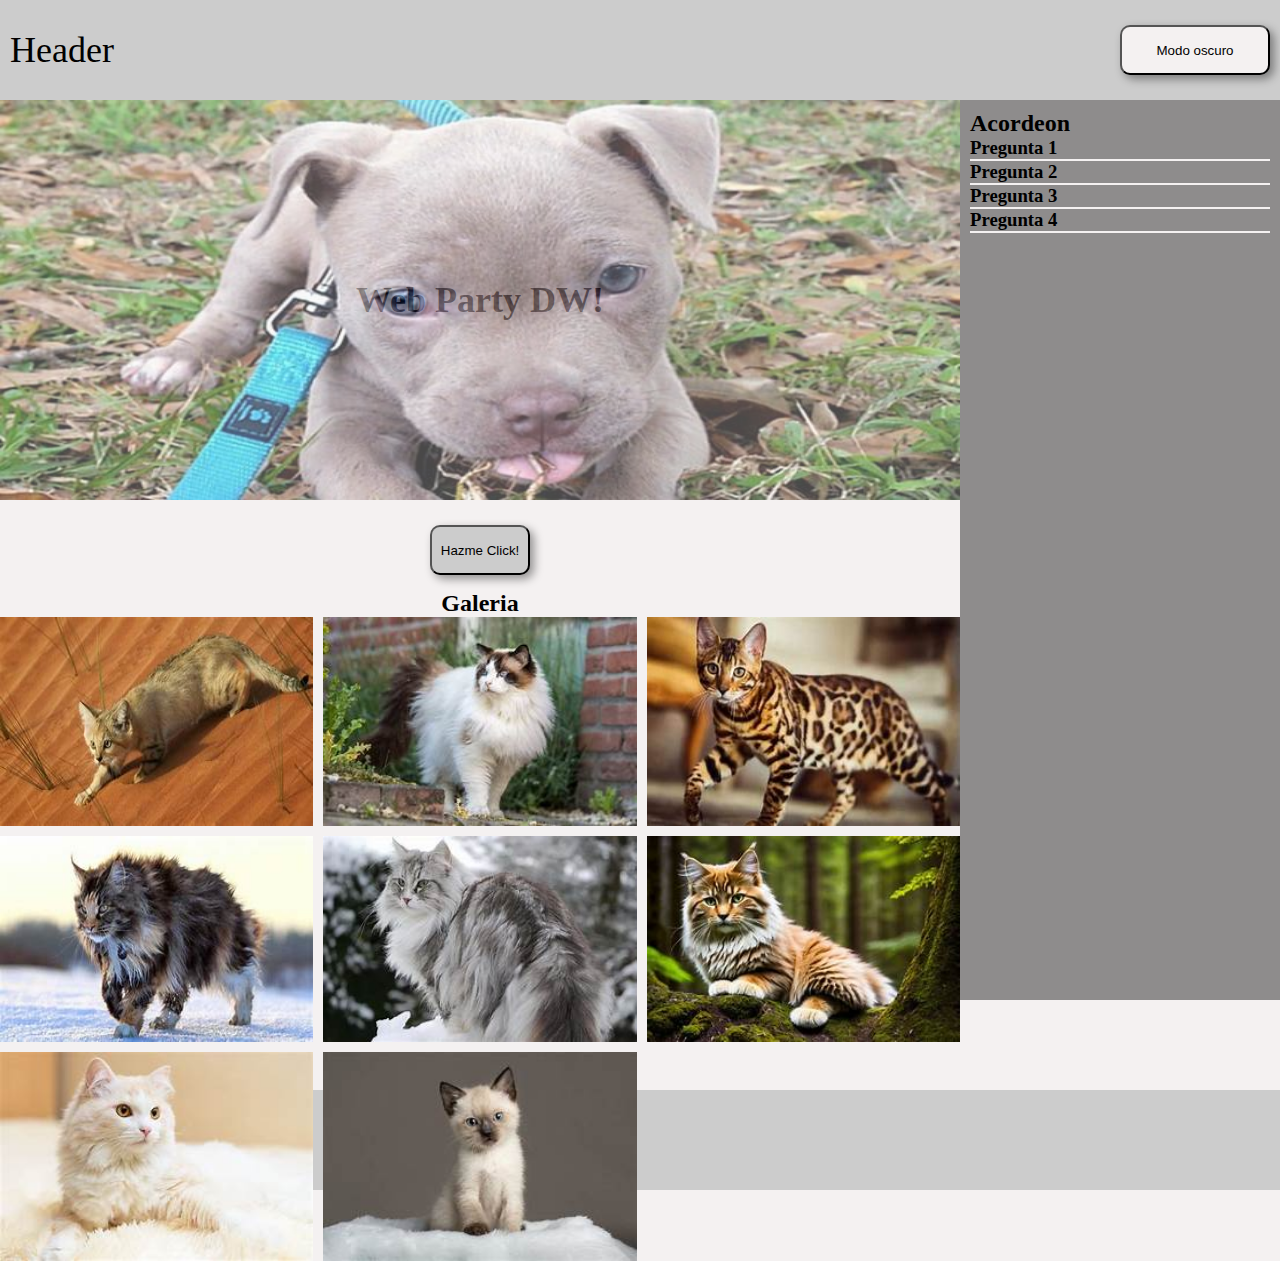
<file: Dia19/index.html>
<!DOCTYPE html>
<html lang="en">

<head>
    <meta charset="UTF-8">
    <meta name="viewport" content="width=device-width, initial-scale=1.0">
    <title>DW Party</title>
    <link rel="stylesheet" href="/Dia19/css/style.css">
    <style>
            
        /* Colores:
        - header: 
            background-color: #ccc;
        - main:
            background-color: #f4f1f1;
        -sidebar: 
        background-color: #8e8c8c;
        -footer:
            background-color: #ccc;
            */


        * {
            padding: 0;
            margin: 0;
            box-sizing: border-box;
        }

        /* Header */
        .header {
            display: flex;
            height: 100px;
            width: 100%;
            grid-area: header;
            padding: 10px;
            background-color: #ccc;
            justify-content: space-between;
            align-items: center;


        }
        .header__title{
            font-size: 36px;
        }

        /*Modo oscuro*/
        body {
            background-color: #f4f1f1 ;
            color: #000;
            transition: color 2s ease-out;
            background-color: 2s ease-in;
        }

        #btn-DarkLight {
            background-color:#f4f1f1 ;
            color:#000; 
            height: 50px;
            width: 150px;
            border-radius: 10px;
        }

         .darkMode{
            background-color: #333;
            color: #fff;
        } 

        /* Contenedor principal */

        .main {
            display: grid;

            grid-template-columns: repeat(4, 1fr);
            grid-template-rows: auto;
            background-color: #f4f1f1;
            color: #000;
            grid-template-areas:
                "header     header     header    header"
                "hero       hero       hero      sidebar "
                "container  container  container sidebar"
                "gallery    gallery    gallery   sidebar "
                "gallery    gallery    gallery   sidebar"
                "footer     footer     footer    footer ";
        }

        /*Hero*/
        .hero {
           height: 400px;
            grid-area: hero;
            background-color: #f4f1f1;
            display: flex;
            flex-direction: column;
            justify-content: center;
            align-items: center;
            position: relative;
            margin-bottom: 10px;
        }

        .hero__h2 {
            font-size: 36px;
            position: absolute;
            color:#000;
            font-weight: bold;
           
         
        }

        .hero__img {
            width:100%;
            opacity: 0.7;
            transition: transform 1s;
        }

        .hero__img:hover {
            transform: scale(0.9);
        }


        /*Container*/
        .container {
            height: 80px;
            grid-area: container;
            display: flex;
            justify-content: center;
            align-items: center;
            background-color: #f4f1f1;
        }

        .btn {
            display: flex;
            width: 100px;
            background-color: #ccc;
            height: 50px;
            border-radius: 10px;
            cursor: pointer;
            transition:all 0.5 ease;
            box-shadow: 4px 4px 10px rgba(0,0,0,0.4);

        }
        .btn:hover{
            transform: scale(1.1);
        }


        /*Galeria */
        .gallery {
            grid-area: gallery;
            height: 500px;
            
        }

        .gallery__grid {
            display: grid;
            grid-template-columns: repeat(3, 1fr);
            gap: 10px;
        }
        .gallery__h2 {
            display: flex;
            justify-content: center;
        }

        img {
            width: 100%;
            height: 100%;
            

        }

        .card {

            border: 1px solid #ccc;
            border-radius: 8px;
            overflow: hidden;
            text-align: center;
            margin-bottom: 20px;


        }


        /* Menú lateral */
        .sidebar {

            background: #8e8c8c;
            color: #000;
            padding: 10px;
            grid-area: sidebar;
            height: 100vh;
            width: 100%;

        }

        .acordeon {
            display: flex;
            flex-direction: column;
            

        }

        .acordeon__sidebar {
            max-height: 0;
            overflow: hidden;
            border: 1px solid #f4f1f1;
            transition: max-height 0.5s ease;
        }

        .acordeon__item.open .acordeon__sidebar {
            max-height: 300px;
        }


        /* Footer */
        .footer {
            height: 100px;
            padding: 10px;
            background-color: #ccc;
            grid-area: footer;
        }
    </style>
</head>

<body>

    <header class="header">
        <span class="header__title">Header</span>

        <!--modo oscuro7clasro=theme-->
        <button id="btn-DarkLight" class="btn">Modo oscuro</button>
    </header>

    <!--Main-->
    <main class="main">

        <!--Hero-->
        <section class="hero">
            <h2 class="hero__h2">Web Party DW!</h2>
            <img class="hero__img" src="/Dia19/img/blue.jpeg" alt="Imagen">

        </section>
        <!--Container-->
        <section class="container">

            <button class="btn">Hazme Click!</button>

        </section>
        <!--Galeria-->
        <section class="gallery">
            <h2 class="gallery__h2"> Galeria</h2>
            <div class="gallery__grid">
                <img src="./img/img1.jpeg" alt="Imagen 1">
                <img src="./img/img2.jpeg" alt="Imagen 2">
                <img src="./img/img3.jpeg" alt="Imagen 3">
                <img src="./img/img4.jpeg" alt="Imagen 4">
                <img src="./img/img5.jpeg" alt="Imagen 5">
                <img src="./img/img6.jpeg" alt="Imagen 6">
                <img src="./img/img7.jpeg" alt="Imagen 7">
                <img src="./img/img8.jpeg" alt="Imagen 8">
            </div>


        </section>
        <!--Sidebar-->
        <aside class="sidebar">
            <h2>Acordeon</h2>
            <div class="acordeon">
                <div class="acordeon__item">
                    <h3>Pregunta 1</h3>
                    <div class="acordeon__sidebar">
                        <p>Lorem ipsum dolor sit amet consectetur adipisicing elit. Sequi doloremque et architecto harum
                            nulla illo ex possimus deleniti omnis non, sed, similique cum odit rerum quidem odio
                            exercitationem delectus reiciendis!</p>
                    </div>
                </div>
                <div class="acordeon__item ">
                    <h3>Pregunta 2</h3>
                    <div class="acordeon__sidebar">
                        <p>Lorem ipsum dolor sit amet consectetur adipisicing elit. Sequi doloremque et architecto harum
                            nulla illo ex possimus deleniti omnis non, sed, similique cum odit rerum quidem odio
                            exercitationem delectus reiciendis!</p>
                    </div>
                </div>
                <div class="acordeon__item ">
                    <h3>Pregunta 3</h3>
                    <div class="acordeon__sidebar">
                        <p>Lorem ipsum dolor sit amet consectetur adipisicing elit. Sequi doloremque et architecto harum
                            nulla illo ex possimus deleniti omnis non, sed, similique cum odit rerum quidem odio
                            exercitationem delectus reiciendis!</p>
                    </div>
                </div>
                <div class="acordeon__item ">
                    <h3>Pregunta 4</h3>
                    <div class="acordeon__sidebar">
                        <p>Lorem ipsum dolor sit amet consectetur adipisicing elit. Sequi doloremque et architecto harum
                            nulla illo ex possimus deleniti omnis non, sed, similique cum odit rerum quidem odio
                            exercitationem delectus reiciendis!</p>
                    </div>
                </div>
            </div>
        </aside>


    </main>
    <!--Footer-->
    <footer class="footer">

    </footer>

    <script>
    
    
        // Codigo JS para nuestro acordeon
  
    //seleccionar todos los items cn la clase "acordeon__item"
        const lista_items = document.querySelectorAll(".acordeon__item");
        //Recorrer para cada uno de ellos 
        lista_items.forEach(item => {
            //le voy a asignar un evento de click 
            item.addEventListener("click", () => {
                //Quitarle la clase "open" a todos 
                //lista_items.forEach( item=> item.classList.remove("open"))
                //Agregarle la clase"open" al que le hice click

                //item.classList.add("open");

                //si no esta, agrgalo, si esta quitalo.
                item.classList.toggle('open');
            });

        });

        //Codigo JS Modo oscuro


        const btnDarkLight = document.querySelector("#btn-DarkLight");

        btnDarkLight.addEventListener("click", () => {
        document.body.classList.toggle("darkMode");

        //     //   if(){}
        //     //   else{}
               
             });
       

    </script>
</body>

</html>
</file>
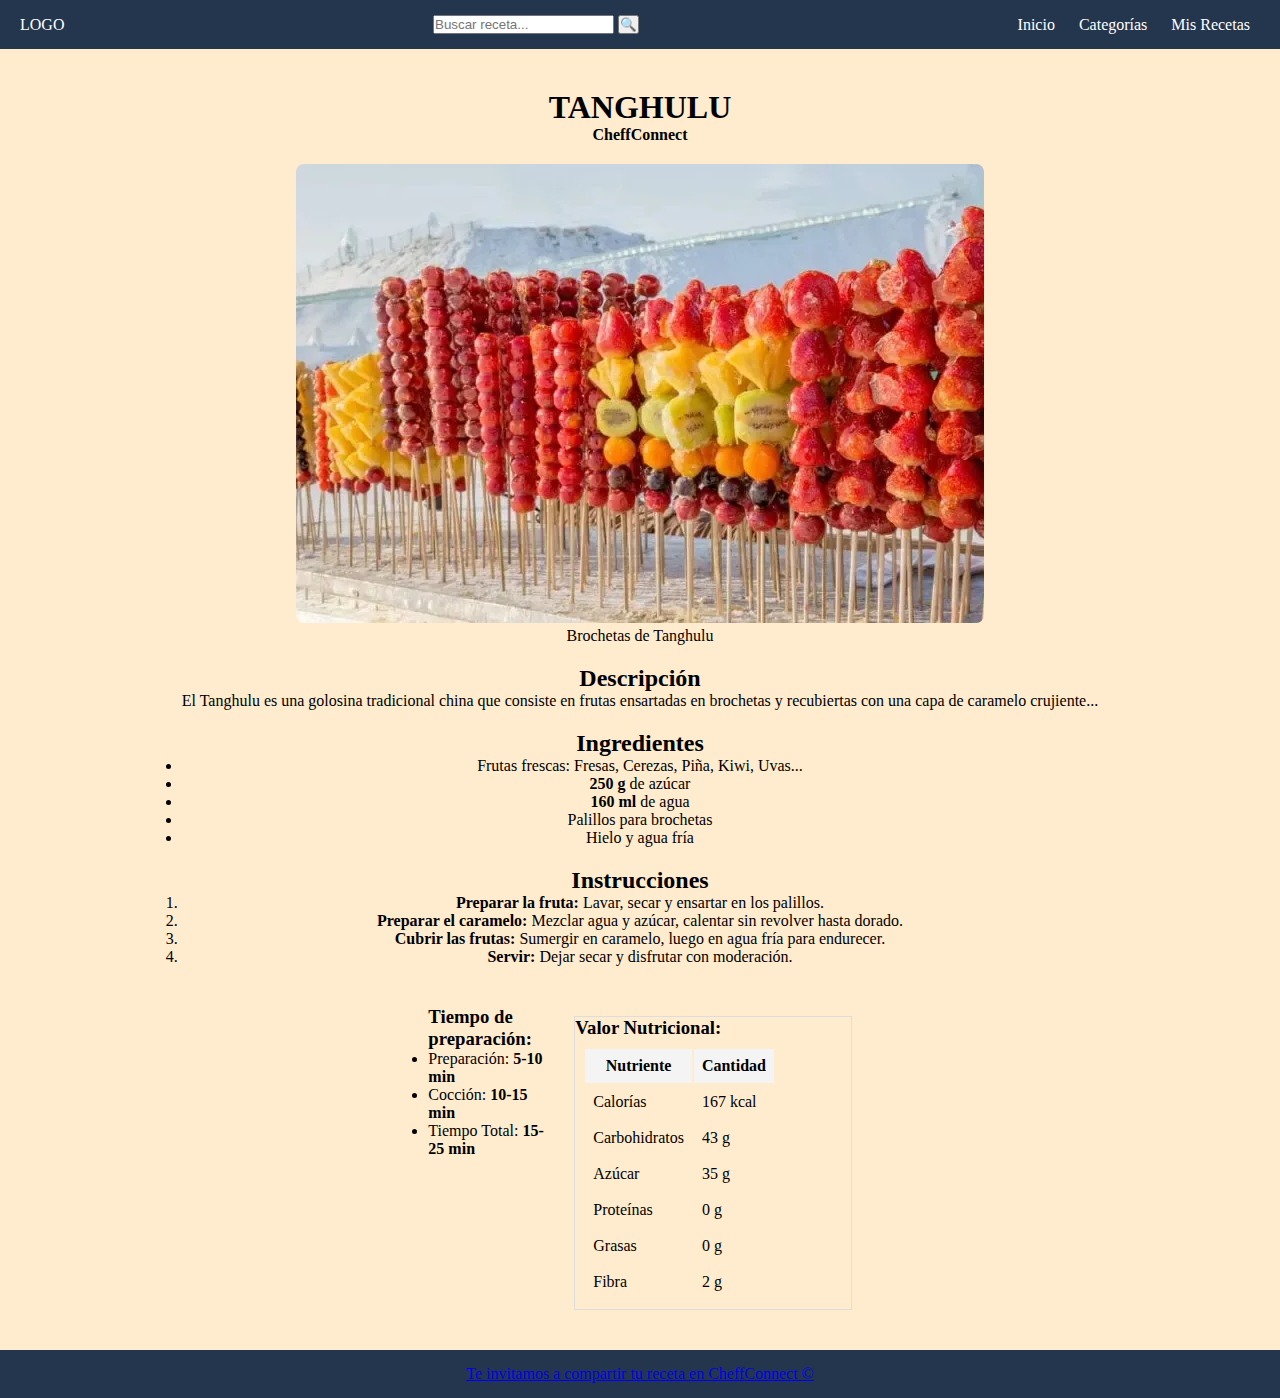
<file: receta.html>
<!DOCTYPE html>
<html lang="es">

<head>
    <meta charset="UTF-8">
    <meta name="viewport" content="width=device-width, initial-scale=1.0">
    <meta name="description" content="Tanghulu">
    <title>Receta - Tanghulu</title>
    <style>
        * {
    margin: 0;
    padding: 0;
    box-sizing: border-box;
}



/* Navbar */
.nav {
    display: flex;
    justify-content: space-between;
    align-items: center;
    padding: 15px 20px;
    background-color: rgb(36, 54, 78);
    color: white;
}

.nav-links a {
    text-decoration: none;
    color: white;
    margin: 0 10px;
}

/* Header */
.header {
    text-align: center;
    padding: 20px;
}

/* Main Content */
.main {
    display: flex;
    flex-direction: column;
    align-items: center;
    padding: 20px;
    background-color: blanchedalmond;
    
}

.main__content {
 
    text-align: center;
}

.main__img img {
    max-width: 100%;
    height: auto;
    border-radius: 8px;
}

/* Secciones */
.section {
    margin: 20px 0;
}

/* Aside */
.aside {
    display:flex;
    gap:20px;
    padding: 20px;
    
}

/* Tabla Nutricional */
.table {
    width: 100%;
   border: 1px solid #ddd;
    margin-top: 10px;
}

table, th, td {
    
    padding: 8px;
}

th {
    background-color: #f4f4f4;
}

/* Footer */
.footer {
    text-align: center;
    padding: 15px;
    background-color: rgb(36, 54, 78);
    color: white;
}
    </style>
</head>

<body>
    <!-- Navbar -->
    <nav class="nav">
        <div class="nav_logo">LOGO</div>
        <span class="search-container">
            <input type="text" placeholder="Buscar receta...">
            <button>🔍</button>
        </span>
        <div class="nav-links">
            <a href="#">Inicio</a>
            <a href="#">Categorías</a>
            <a href="#">Mis Recetas</a>
        </div>
    </nav>

    <!-- Contenido de la Receta -->
    <main class="main">
        <!-- Encabezado -->
        <header class="header">
            <h1>TANGHULU</h1>
            <p><strong>CheffConnect</strong></p>
        </header>

        <!-- Contenido principal -->
        <article class="main__content">
            <!-- Imagen principal -->
            <figure class="main__img">
                <img src="/Dia13/img/tanghulu.webp" alt="Tanghulu">
                <figcaption>Brochetas de Tanghulu</figcaption>
            </figure>

            <!-- Descripción -->
            <section class="section">
                <h2>Descripción</h2>
                <p>El Tanghulu es una golosina tradicional china que consiste en frutas ensartadas en brochetas y
                    recubiertas con una capa de caramelo crujiente...</p>
            </section>

            <!-- Ingredientes -->
            <section class="section">
                <h2>Ingredientes</h2>
                <ul>
                    <li>Frutas frescas: Fresas, Cerezas, Piña, Kiwi, Uvas...</li>
                    <li><b>250 g</b> de azúcar</li>
                    <li><b>160 ml</b> de agua</li>
                    <li>Palillos para brochetas</li>
                    <li>Hielo y agua fría</li>
                </ul>
            </section>

            <!-- Instrucciones -->
            <section class="section">
                <h2>Instrucciones</h2>
                <ol>
                    <li><b>Preparar la fruta:</b> Lavar, secar y ensartar en los palillos.</li>
                    <li><b>Preparar el caramelo:</b> Mezclar agua y azúcar, calentar sin revolver hasta dorado.</li>
                    <li><b>Cubrir las frutas:</b> Sumergir en caramelo, luego en agua fría para endurecer.</li>
                    <li><b>Servir:</b> Dejar secar y disfrutar con moderación.</li>
                </ol>
            </section>
        </article>

        <!-- Información complementaria -->
       <article class="aside"> 
        <aside >
            <h3>Tiempo de preparación:</h3>
            <ul>
                <li>Preparación: <b>5-10 min</b></li>
                <li>Cocción: <b>10-15 min</b></li>
                <li>Tiempo Total: <b>15-25 min</b></li>
            </ul>
        </aside>

        <aside class="table">
            <h3>Valor Nutricional:</h3>
            <table>
                <tr><th>Nutriente</th><th>Cantidad</th></tr>
                <tr><td>Calorías</td><td>167 kcal</td></tr>
                <tr><td>Carbohidratos</td><td>43 g</td></tr>
                <tr><td>Azúcar</td><td>35 g</td></tr>
                <tr><td>Proteínas</td><td>0 g</td></tr>
                <tr><td>Grasas</td><td>0 g</td></tr>
                <tr><td>Fibra</td><td>2 g</td></tr>
            </table>
        </aside>
    </article>
    </main>

    <!-- Footer -->
    <footer class="footer">
        <a href="#">Te invitamos a compartir tu receta en CheffConnect &copy;</a>
    </footer>
</body>
</html>
</file>
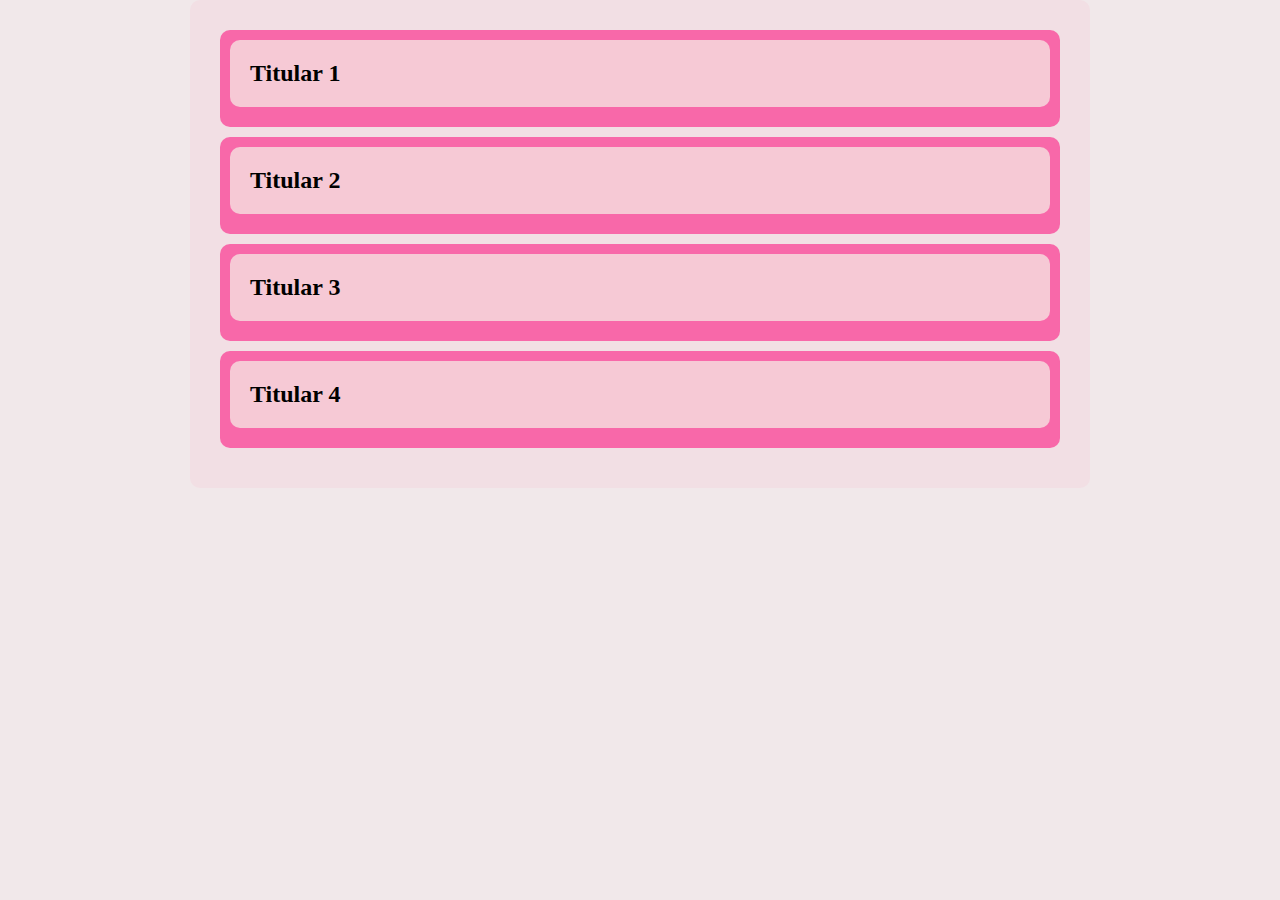
<file: 2-asincrono/acordeon.html>
<!DOCTYPE html>
<html lang="en">

<head>
    <meta charset="UTF-8">
    <meta name="viewport" content="width=device-width, initial-scale=1.0">
    <title>Acordeón</title>

    <style>
        * {
            margin: 0;
            padding: 0;
            box-sizing: border-box;
        }
        body{
            display: flex;
            justify-content: center;
            align-items: center;
            background:  rgb(241, 232, 234);
        }
        .acordeon {
            width: 90%;
            max-width: 900px;
            background-color: rgb(242, 223, 228);
            padding: 30px;
            border-radius: 10px;
        }

        .acordeon__bloque {
            background-color: rgb(248, 104, 169);
            margin: 0 0 10px;
            padding: 10px;
            border-radius: 10px;
        }

        .acordeon__h2 {
            background-color: rgb(246, 201, 213);
            margin: 0 0 10px;
            padding: 20px;
            border-radius: 10px;
            transition:all 0.5s ease;
            cursor: pointer;
           
        }
        .acordeon__h2:hover{
            transform: scale(0.95);
        }
        

        .acordeon__contenido {
            background-color: rgb(255, 220, 226);
            padding: 0;
            height: 0;
            overflow: hidden;
            transition: all 0.5s ease;
          
        }

        .acordeon__bloque--activo .acordeon__contenido {
            height: 80px;
        }
    </style>
</head>

<body>


    <div class="acordeon">

        <div class="acordeon__bloque">
            <h2 class="acordeon__h2">Titular 1</h2>
            <p class="acordeon__contenido">Soy el contenido 1</p>
        </div>
        <div class="acordeon__bloque">
            <h2 class="acordeon__h2">Titular 2</h2>
            <p class="acordeon__contenido">Soy el contenido 2</p>
        </div>
        <div class="acordeon__bloque">
            <h2 class="acordeon__h2">Titular 3</h2>
            <p class="acordeon__contenido">Soy el contenido 3</p>
        </div>
        <div class="acordeon__bloque">
            <h2 class="acordeon__h2">Titular 4</h2>
            <p class="acordeon__contenido">Soy el contenido 4</p>
        </div>

    </div>
    <script>
        const bloque = document.querySelectorAll(".acordeon__bloque");
        const h2 = document.querySelectorAll(".acordeon__h2");

        h2.forEach((cadaH2, i) => {
            h2[i].addEventListener("click", () => {
                bloque.forEach((cadaBloque, i) => {
                    bloque[i].classList.remove("acordeon__bloque--activo");
                })
                bloque[i].classList.add("acordeon__bloque--activo");
            })
        })
    </script>
</body>

</html>
</file>
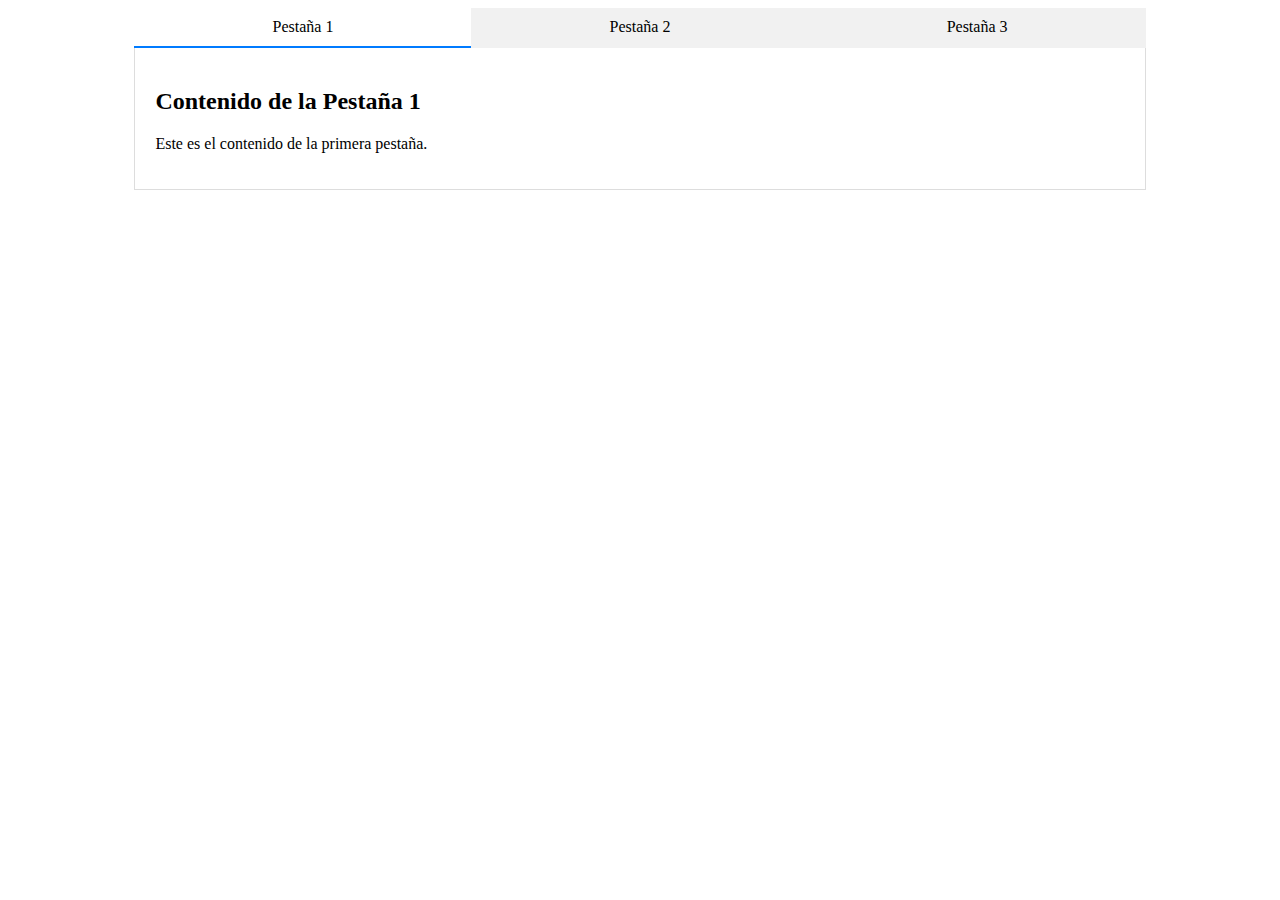
<file: 2-asincrono/tabs.html>
<!DOCTYPE html>
<html lang="es">
<head>
    <meta charset="UTF-8">
    <meta name="viewport" content="width=device-width, initial-scale=1.0">
    <title>Pestañas con HTML, CSS y JavaScript</title>
    <style>
        /* Estilos para el contenedor de las pestañas */
        .tabs-container {
            width: 80%;
            margin: 0 auto;
        }

        /* Estilos para las pestañas */
        .tabs {
            display: flex;
            cursor: pointer;
        }

        .tab {
            flex: 1;
            padding: 10px;
            background-color: #f1f1f1;
            text-align: center;
            transition: background-color 0.3s ease;
        }

        .tab:hover {
            background-color: #ddd;
        }

        .tab-active {
            background-color: #fff;
            border-bottom: 2px solid #007BFF;
        }

        /* Estilos para el contenido de las pestañas */
        .tab-content {
            display: none;
            padding: 20px;
            border: 1px solid #ddd;
            border-top: none;
        }

        .tab-content-active {
            display: block;
        }
    </style>
</head>
<body>
    <div class="tabs-container">
        <!-- Pestañas -->
        <div class="tabs">
            <div class="tab tab-active" data-tab="1">Pestaña 1</div>
            <div class="tab" data-tab="2">Pestaña 2</div>
            <div class="tab" data-tab="3">Pestaña 3</div>
        </div>
        <!-- Contenido de las pestañas -->
        <div class="tab-content tab-content-active" data-content="1">
            <h2>Contenido de la Pestaña 1</h2>
            <p>Este es el contenido de la primera pestaña.</p>
        </div>
        <div class="tab-content" data-content="2">
            <h2>Contenido de la Pestaña 2</h2>
            <p>Este es el contenido de la segunda pestaña.</p>
        </div>
        <div class="tab-content" data-content="3">
            <h2>Contenido de la Pestaña 3</h2>
            <p>Este es el contenido de la tercera pestaña.</p>
        </div>
    </div>

    <script>
        // Seleccionamos todas las pestañas y el contenido de las pestañas
        const tabs = document.querySelectorAll('.tab');
        const contents = document.querySelectorAll('.tab-content');

        // Añadimos un evento de clic a cada pestaña
        tabs.forEach(tab => {
            tab.addEventListener('click', () => {
                // Obtenemos el valor de data-tab de la pestaña clicada
                const tabNumber = tab.getAttribute('data-tab');

                // Removemos la clase activa de todas las pestañas y contenidos
                tabs.forEach(t => t.classList.remove('tab-active'));
                contents.forEach(c => c.classList.remove('tab-content-active'));

                // Añadimos la clase activa a la pestaña y contenido correspondiente
                tab.classList.add('tab-active');
                document.querySelector(`.tab-content[data-content="${tabNumber}"]`).classList.add('tab-content-active');
            });
        });
    </script>
</body>
</html>
</file>
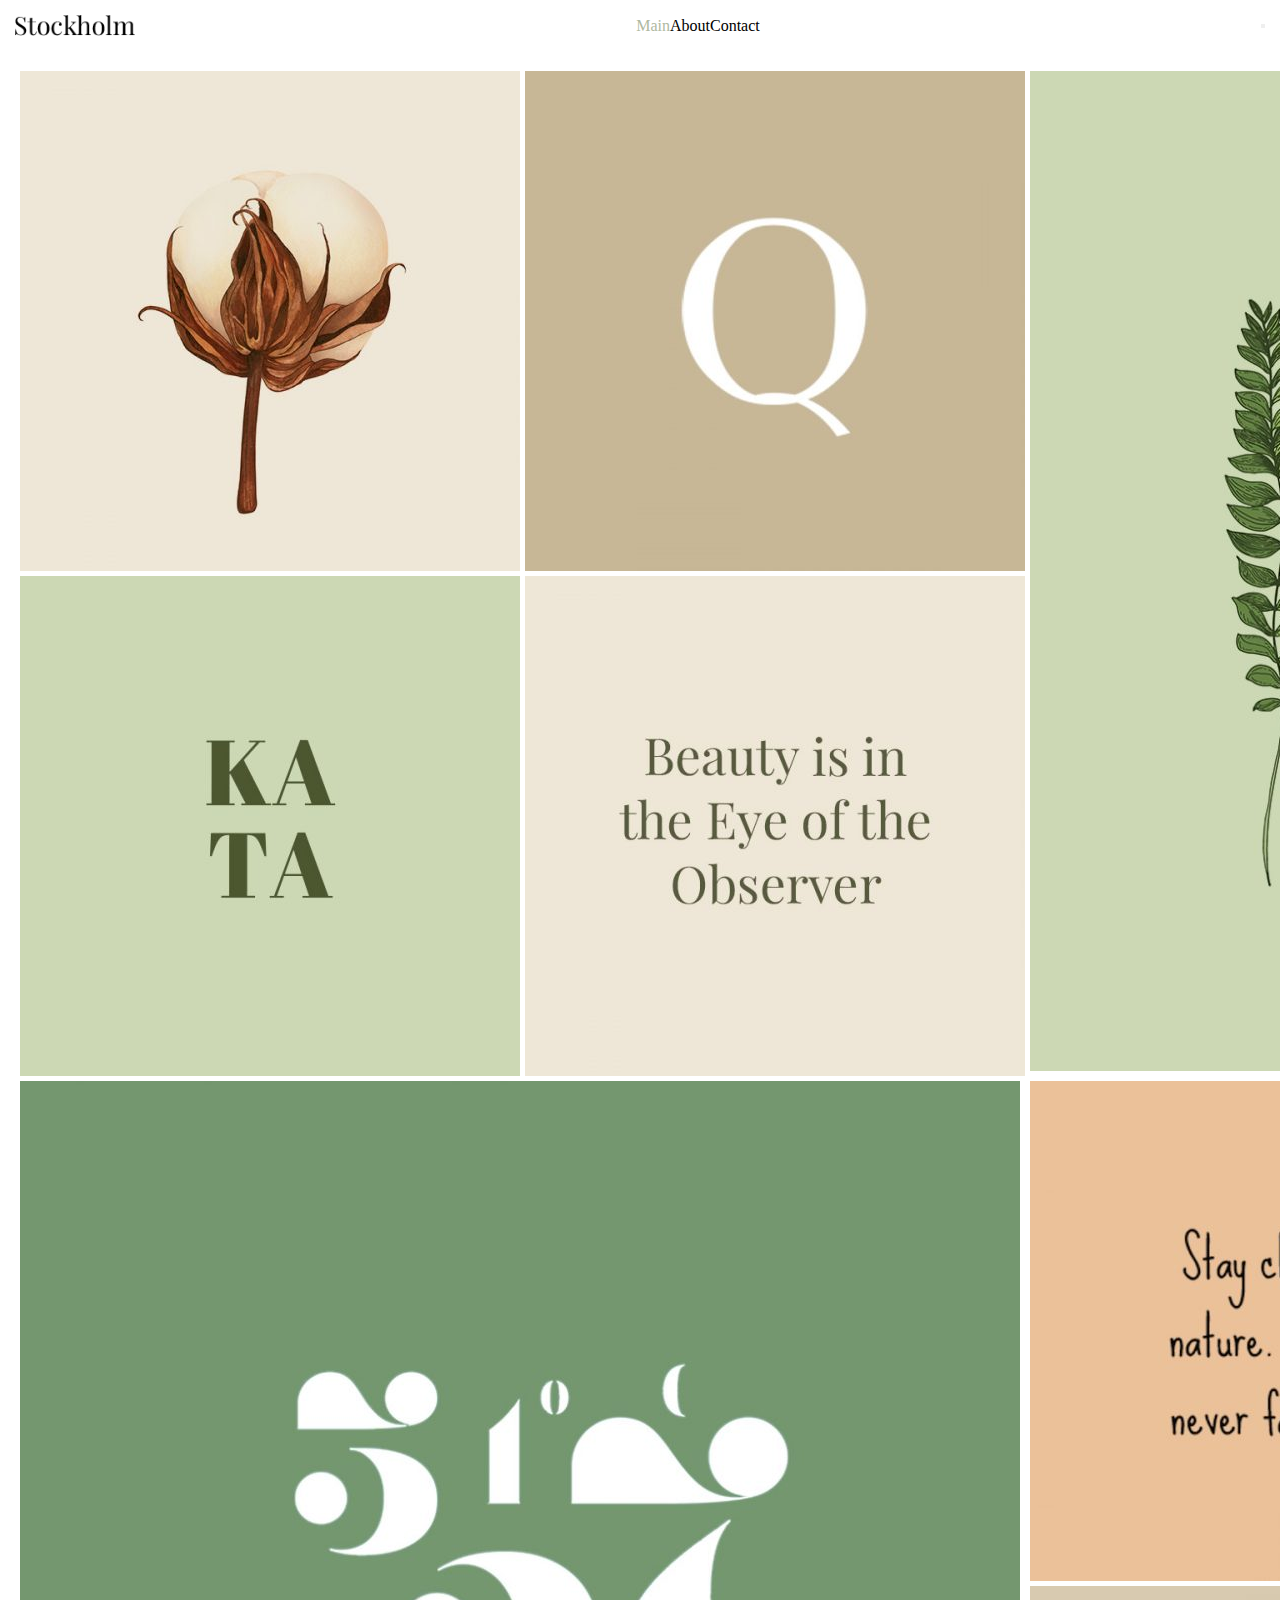
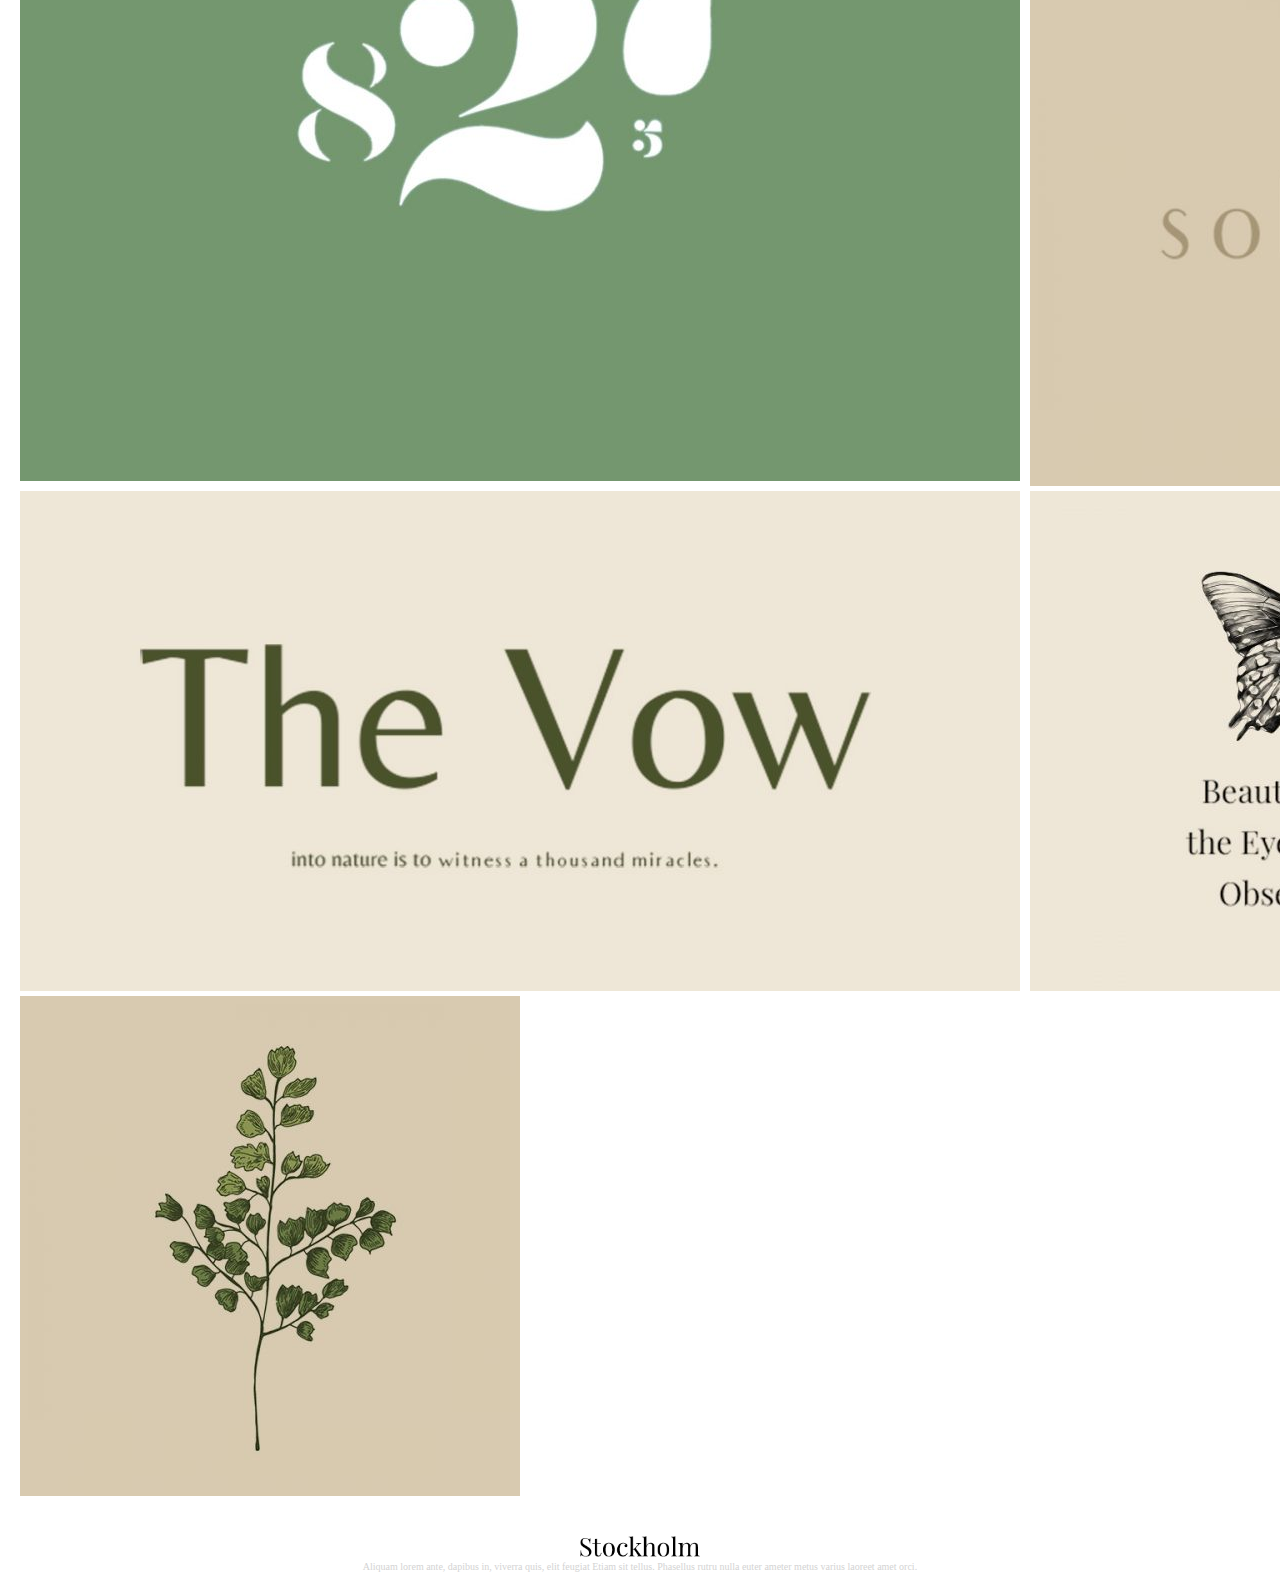
<file: Asincrono1/index2.html>
<!DOCTYPE html>
<html lang="es">

<head>
    <meta charset="UTF-8">
    <meta name="viewport" content="width=device-width, initial-scale=1.0">
    <title>Stockholm</title>
    <link rel="stylesheet" href="/Asincrono1/css/style.css">
</head>

<body>

    <!--  HEADER -->
    <header class="header">
        <img src="./img/Logo-dark.png" alt="Stockholm Logo" class="header__logo">

        <nav class="header__nav">
            <ul class="nav__ul">

                <li><a class="nav__li" style="color:#afb99f" href="#">Main</a></li>
                <li><a class="nav__li" href="#">About</a></li>
                <li><a class="nav__li" href="#">Contact</a></li>
            </ul>
        </nav>

        <button></button>
    </header>

    <!--  MAIN (GALERÍA) -->
    <main class="main">
        <div class="main__gallery">
            <img src="./img/img1.jpg" alt="Image 1">
            <img src="./img/img2.jpg" alt="Image 2">
            <img src="./img/img3.jpg" class="item-1-2" alt="Image 3">
            <img src="./img/img4.jpg" alt="Image 4">
            <img src="./img/img5.jpg" class="item-2-2" alt="Image 5">
            <img src="./img/img6.jpg" alt="Image 6">
            <img src="./img/img7.jpg" alt="Image 7">
            <img src="./img/img8.jpg" alt="Image 8">
            <img src="./img/img9.jpg" class="item-2-2" alt="Image 9">
            <img src="./img/img11.jpg" alt="Image 10">
            <img src="./img/img10.jpg" alt="Image 11">
            <img src="./img/img12.jpg" class="item-1-2" alt="Image 12">
            <img src="./img/img13.jpg" alt="Image 13">
            <img src="./img/img.14.jpg" alt="Image 14">
            <img src="./img/img14.jpg" class="item-1-2" alt="Image 15">
            <img src="./img/img15.jpg" alt="Image 16">
            <img src="./img/img16.jpg" class="item-2-1" alt="Image 17">
            <img src="./img/img17.jpg" alt="Image 18">
            <img src="./img/img18.jpg" alt="Image 19">
            <img src="./img/img19.jpg" alt="Image 20">
            <img src="./img/img20.jpg" alt="Image 21">
        </div>
    </main>
    <!--  FOOTER -->
    <footer class="footer">
        <img class="footer__logo" src="./img/Footer-logo.png" alt="logo">
        <aside class="footer__p">
            <p>Aliquam lorem ante, dapibus in, viverra quis, elit feugiat
                Etiam sit tellus. Phasellus rutru nulla euter ameter
                metus varius laoreet amet orci.
            </p>
        </aside>
    </footer>

</body>

</html>
</file>
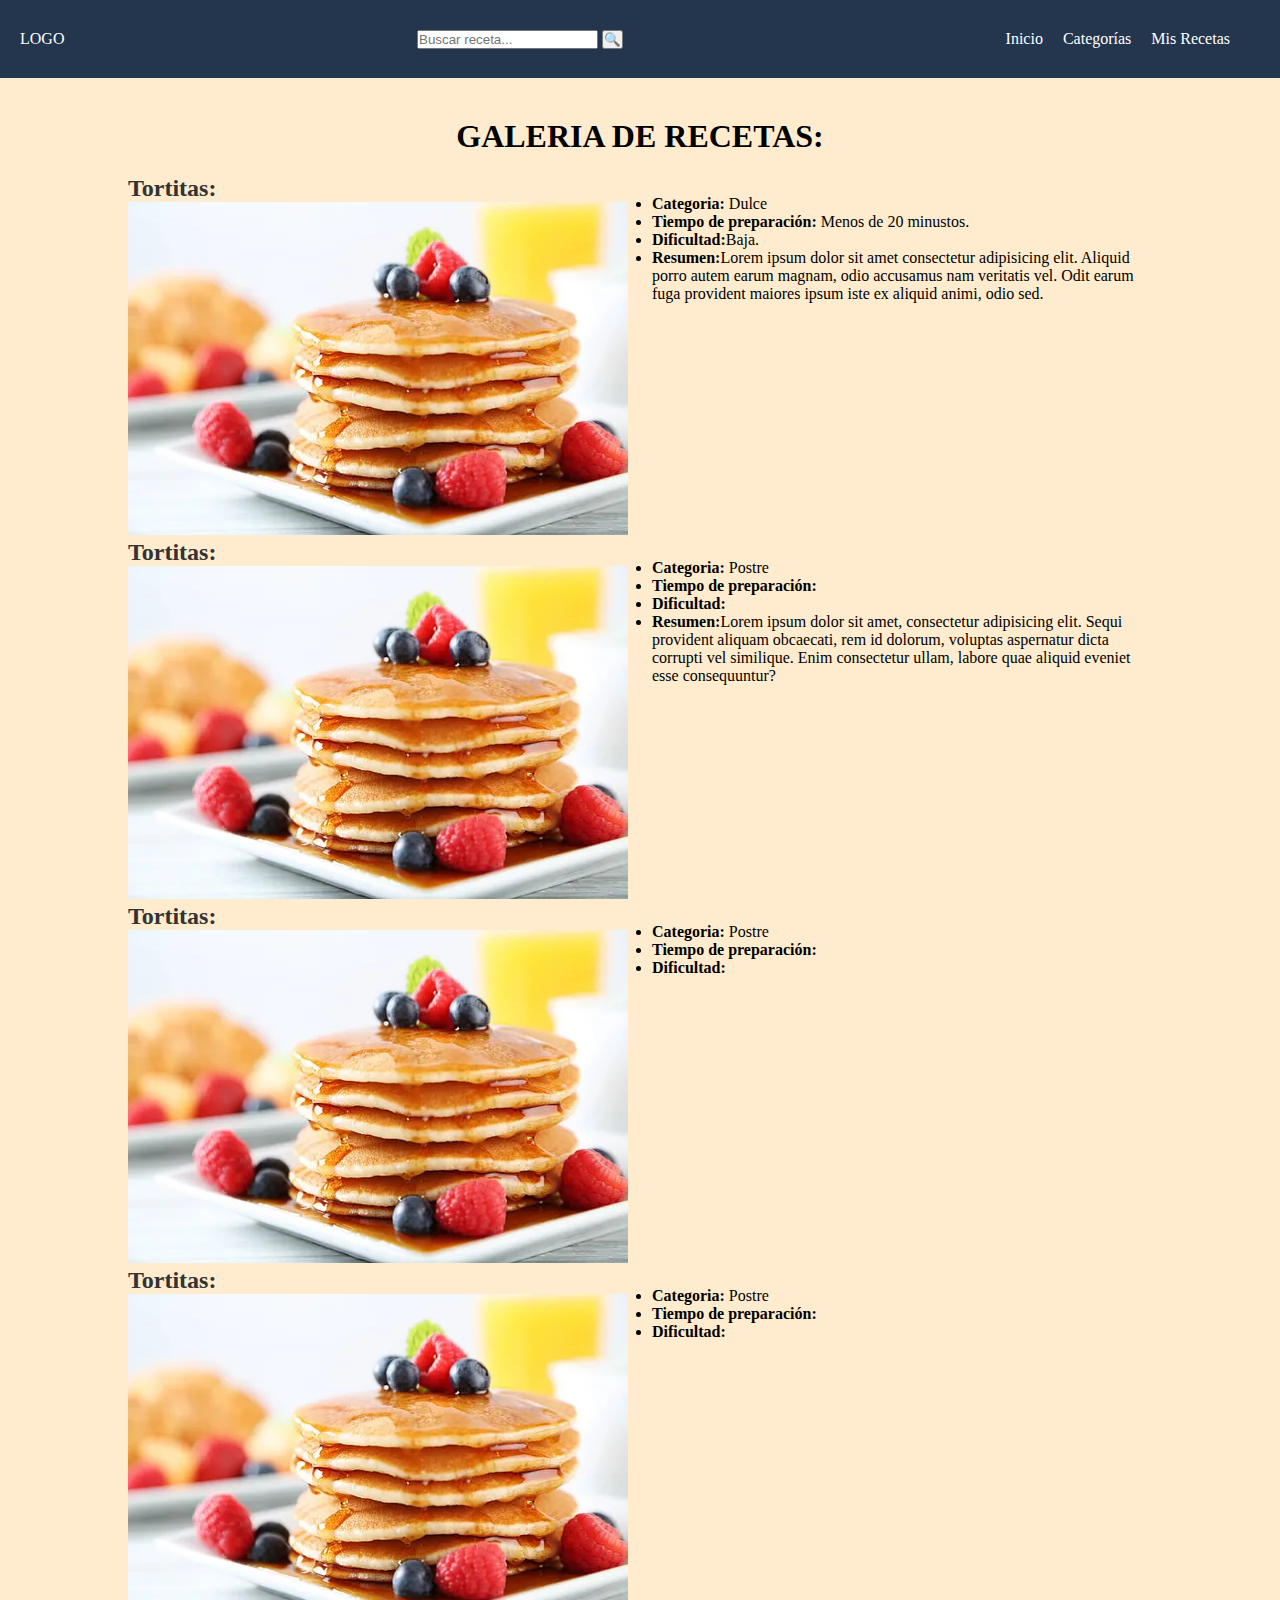
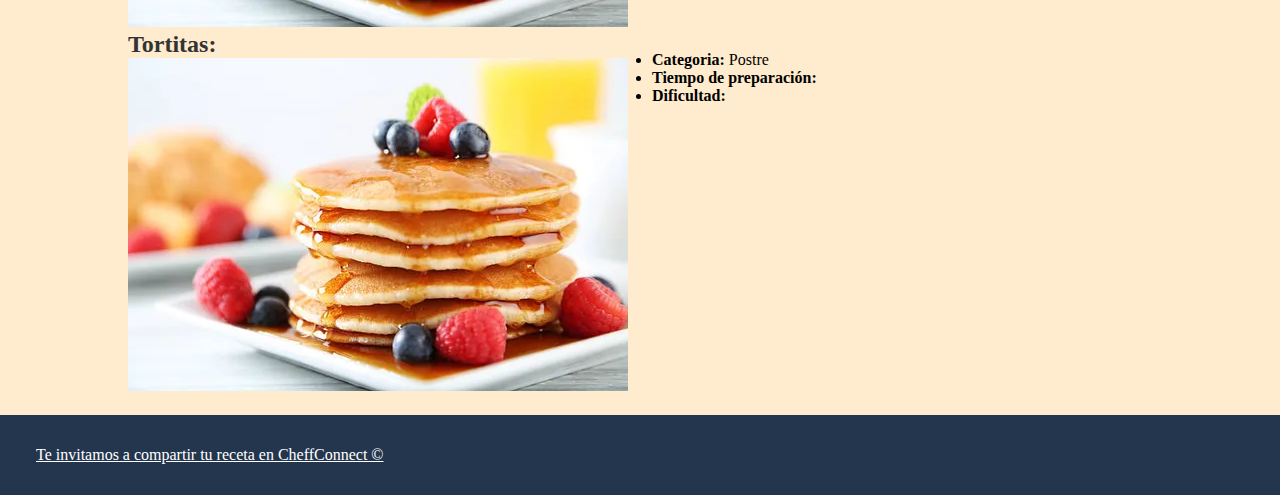
<file: Dia13/galeria.html>
<!DOCTYPE html>
<html lang="en">

<head>
    <meta charset="UTF-8">
    <meta name="viewport" content="width=device-width, initial-scale=1.0">
    <title>Document</title>
    <link rel="stylesheet" href="/Dia13/css/style.css">
    <style></style>
</head>
 <!-- Navbar -->
    <nav class="nav">
        <div class="nav_logo">LOGO</div>
        <span class="search-container">
            <input type="text" placeholder="Buscar receta...">
            <button>🔍</button>
        </span>
        <div class="nav a">
            <a href="/Dia13/galeria.html">Inicio</a>
            <a href="#">Categorías</a>
            <a href="#">Mis Recetas</a>
        </div>
    </nav>

<body>
   
    <main class="main">
        <header class="header">
            <h1>GALERIA DE RECETAS:</h1>
        </header>

        <div class="gallery">
            <!--Imagen-->
            <aside>
                <h2><a class="gallery__a" href="#">Tortitas:</a></h2>
                <figure >

                    <img class="main__img " src="/Dia13/img/tortitas.webp" alt="Tortitas">
                    <figcaption></figcaption>

                </figure>


            </aside>
            <section class="section">


                <ul class="gallery__ul">
                    <li><b>Categoria:</b> Dulce</li>
                    <li><b>Tiempo de preparación:</b> Menos de 20 minustos.</li>
                    <li><b>Dificultad:</b>Baja.</li>
                    <li><b>Resumen:</b>Lorem ipsum dolor sit amet consectetur adipisicing elit. Aliquid porro autem earum magnam, odio accusamus nam veritatis vel. Odit earum fuga provident maiores ipsum iste ex aliquid animi, odio sed.</li>
                </ul>
            </section>
        </div>
        <div class="gallery">

            <!--Imagen-->
            <aside>
                <h2><a class="gallery__a" href="#">Tortitas:</a></h2>
                <figure>

                    <img class="main__img" src="/Dia13/img/tortitas.webp" alt="Tortitas">
                    <figcaption></figcaption>

                </figure>


            </aside>
            <section class="section">


                <ul class="gallery__ul">
                    <li><b>Categoria:</b> Postre</li>
                    <li><b>Tiempo de preparación:</b></li>
                    <li><b>Dificultad:</b></li>
                    <li><b>Resumen:</b>Lorem ipsum dolor sit amet, consectetur adipisicing elit. Sequi provident aliquam obcaecati, rem id dolorum, voluptas aspernatur dicta corrupti vel similique. Enim consectetur ullam, labore quae aliquid eveniet esse consequuntur?</li>


                </ul>
            </section>


        </div>
        <div class="gallery">

            <!--Imagen-->
            <aside>
                <h2><a class="gallery__a" href="#">Tortitas:</a></h2>
                <figure>

                    <img class="main__img" src="/Dia13/img/tortitas.webp" alt="Tortitas">
                    <figcaption></figcaption>

                </figure>


            </aside>
            <section class="section">


                <ul class="gallery__ul">
                    <li><b>Categoria:</b> Postre</li>
                    <li><b>Tiempo de preparación:</b></li>
                    <li><b>Dificultad:</b></li>


                </ul>
            </section>


        </div>
        <div class="gallery">

            <!--Imagen-->
            <aside>
                <h2><a class="gallery__a" href="#">Tortitas:</a></h2>
                <figure>

                    <img class="main__img" src="/Dia13/img/tortitas.webp" alt="Tortitas">
                    <figcaption></figcaption>

                </figure>


            </aside>

            <!--Section-->
            <section class="section">


                <ul class="gallery__ul">
                    <li><b>Categoria:</b> Postre</li>
                    <li><b>Tiempo de preparación:</b></li>
                    <li><b>Dificultad:</b></li>

                </ul>
            </section>


        </div>

        <div class="gallery">

            <!--Imagen-->
            <aside>
                <h2><a class="gallery__a" href="#">Tortitas:</a></h2>
                <figure>

                    <img class="main__img" src="/Dia13/img/tortitas.webp" alt="Tortitas">
                    <figcaption></figcaption>

                </figure>


            </aside>

            <!--Section-->
            <section class="section">


                <ul class="gallery__ul">
                    <li><b>Categoria:</b> Postre</li>
                    <li><b>Tiempo de preparación:</b></li>
                    <li><b>Dificultad:</b></li>

                </ul>
            </section>



    </main>


</body>

<!--Footer-->
<footer class="footer">
    <a class="nav a" href="">Te invitamos a compartir tu receta en CheffConnect &copy </a>

</footer>

</html>
</file>
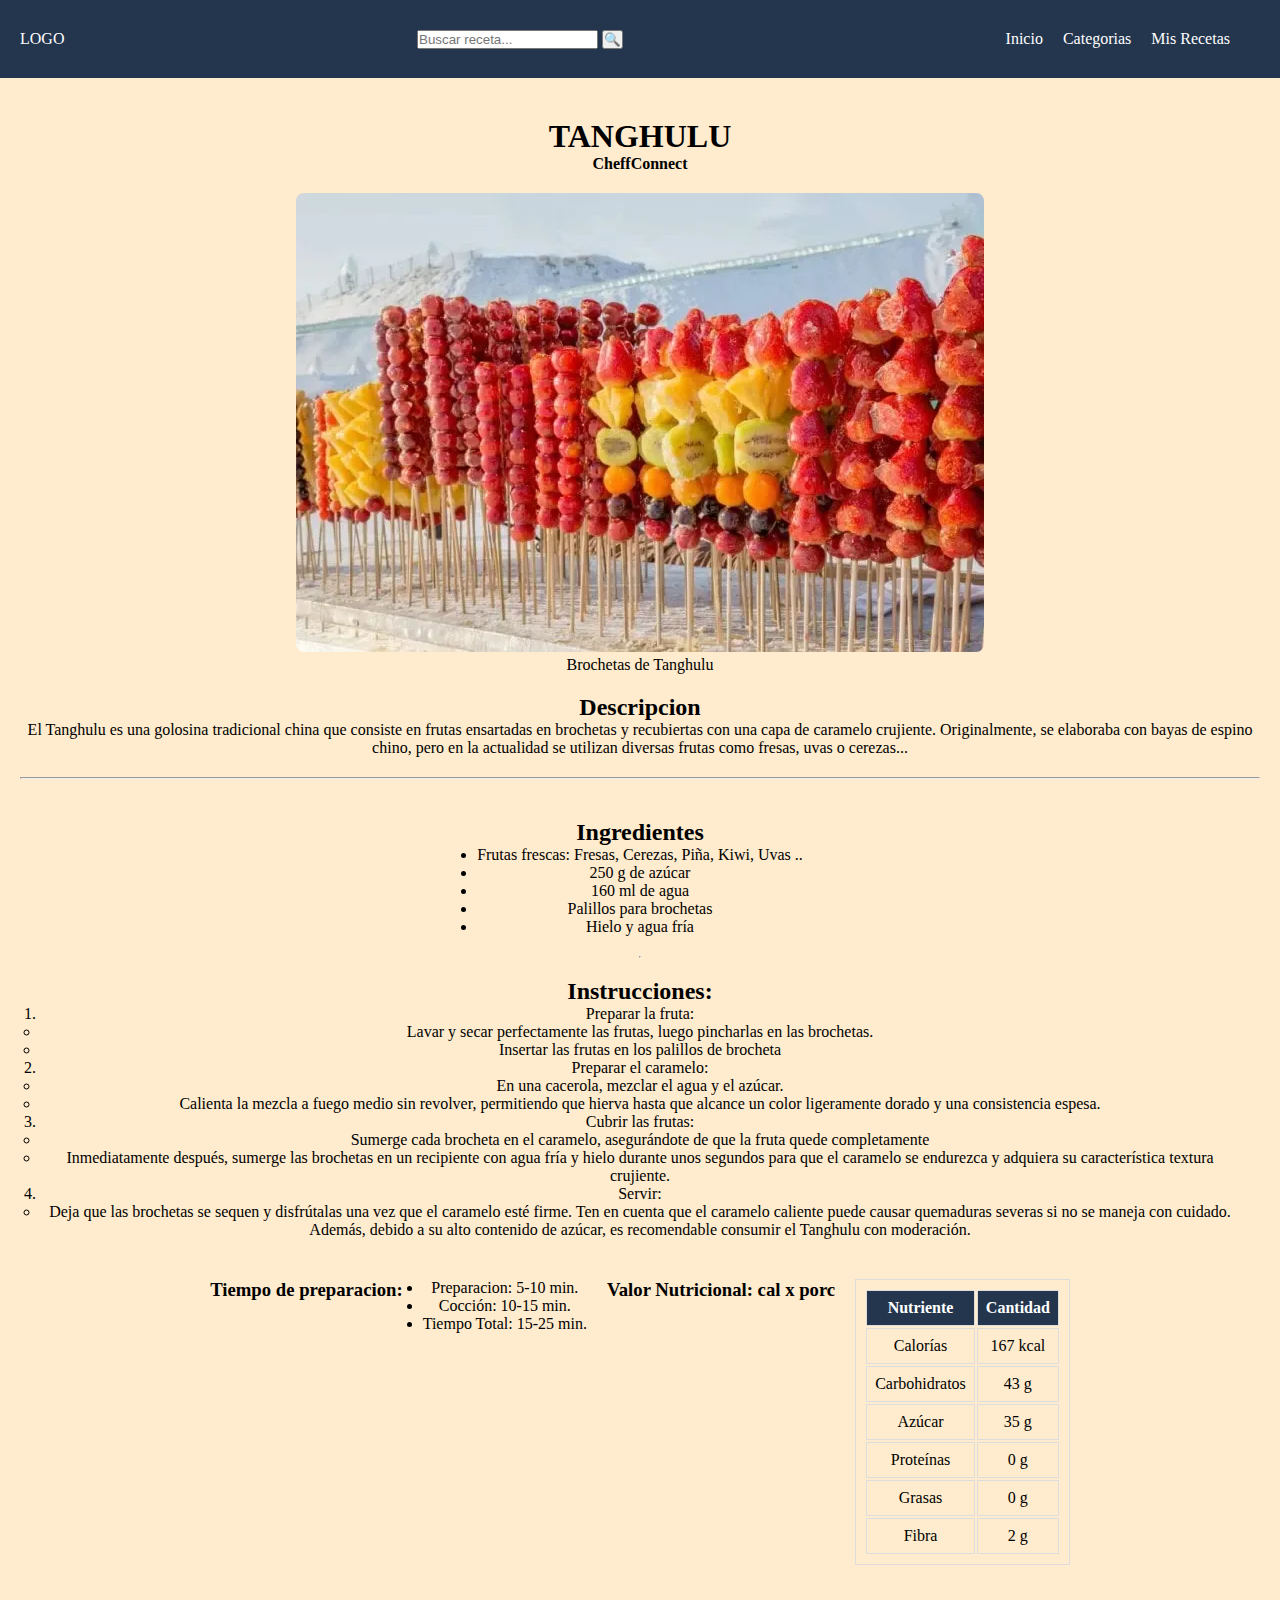
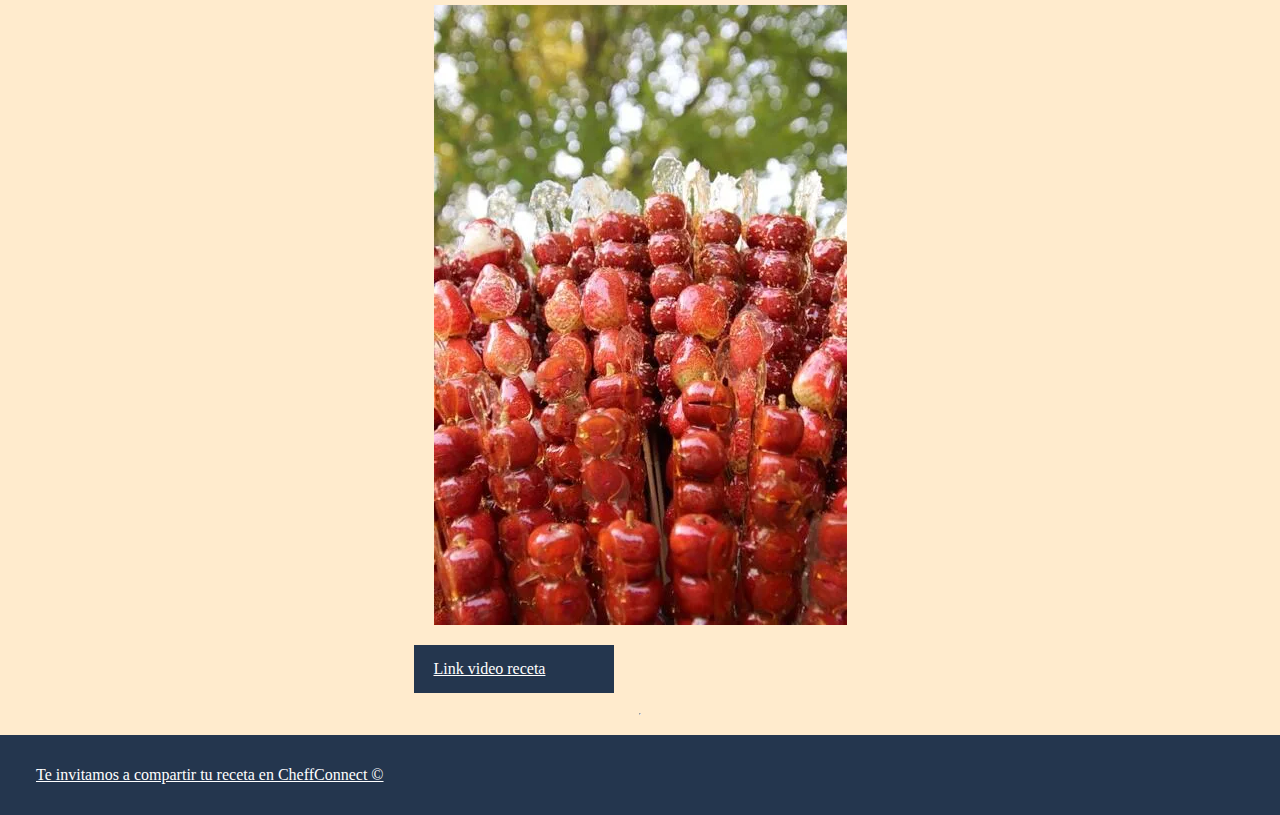
<file: Dia13/receta1.html>
<!DOCTYPE html>
<html lang="en">

<head>
    <meta charset="UTF-8">
    <meta name="viewport" content="width=device-width, initial-scale=1.0">
    <meta name="description" content="Tanghulu">
    <title>Receta</title>
    <link rel="stylesheet" href="/Dia13/css/style.css">
    <style></style>
</head>

<nav class="nav ">

    <div class="nav_logo"> LOGO</div>
    <span class="search-container">
        <input type="text" placeholder="Buscar receta...">
        <button>🔍</button>
    </span>

    <div class="nav a">
        <a href="/Dia13/galeria.html">Inicio</a>
        <a href="#">Categorias</a>
        <a href="#">Mis Recetas</a>
    </div>
</nav>

<body>



    <!-- Contenido de la Receta -->
    <main class="main">
        <!--Header-->
        <header class="header">
            <h1>TANGHULU</h1>
            <p><strong>CheffConnect</strong></p>

        </header>



        <article class="main__content">


            <!--Imagen-->
            <aside class="main__img">
                <figure>
                    <img src="/Dia13/img/tanghulu.webp" alt="Tanghulu">
                    <figcaption>Brochetas de Tanghulu </figcaption>

                </figure>
            </aside>
            <!-- Breve descripcion-->
            <section class="section">
                <h2>Descripcion</h2>
                <p>El Tanghulu es una golosina tradicional china que consiste en frutas ensartadas en brochetas y
                    recubiertas con una capa de caramelo crujiente. Originalmente, se elaboraba con bayas de espino
                    chino, pero en la actualidad se utilizan diversas frutas como fresas, uvas o cerezas...
                </p>
            </section>
            <hr>
            <article class="main ">
                <!--Ingredientes-->
                <section class="section ">
                    <h2>Ingredientes</h2>
                    <ul>
                        <li>Frutas frescas: Fresas, Cerezas, Piña, Kiwi, Uvas ..</li>
                        <li>250 g de azúcar</li>
                        <li>160 ml de agua</li>
                        <li>Palillos para brochetas </li>
                        <li>Hielo y agua fría</li>
                    </ul>
                </section>
                <hr>
                 <!--Instrucciones-->
            <section class="section">
                <h2>Instrucciones:</h2>
                <ol>
                    <li>Preparar la fruta:</li>
                    <ul>
                        <li>Lavar y secar perfectamente las frutas, luego pincharlas en las brochetas.</li>
                        <li>Insertar las frutas en los palillos de brocheta</li>
                    </ul>

                    <li>Preparar el caramelo: </li>
                    <ul>
                        <li>En una cacerola, mezclar el agua y el azúcar.</li>
                        <li> Calienta la mezcla a fuego medio sin revolver, permitiendo que hierva hasta que alcance un
                            color ligeramente dorado y una consistencia espesa.
                        </li>

                    </ul>

                    <li>Cubrir las frutas:
                    </li>
                    <ul>
                        <li>Sumerge cada brocheta en el caramelo, asegurándote de que la fruta quede completamente </li>

                        <li>Inmediatamente después, sumerge las brochetas en un recipiente con agua fría y hielo durante
                            unos segundos para que el caramelo se endurezca y adquiera su característica textura
                            crujiente.
                        </li>

                    </ul>
                    <li>Servir:</li>
                    <ul>
                        <li>Deja que las brochetas se sequen y disfrútalas una vez que el caramelo esté firme.

                            Ten en cuenta que el caramelo caliente puede causar quemaduras severas si no se maneja con
                            cuidado. Además, debido a su alto contenido de azúcar, es recomendable consumir el Tanghulu
                            con moderación.
                        </li>
                    </ul>
                </ol>
            </section>
                <!-- Contenido complementario-->
                <aside class="aside ">


                    <h3>Tiempo de preparacion:</h3>
                    <ul>
                        <li>Preparacion: 5-10 min.</li>
                        <li>Cocción: 10-15 min.</li>
                        <li>Tiempo Total: 15-25 min.</li>
                    </ul>
                    <h3>Valor Nutricional: cal x porc</h3>
                    <table>
                        <tr><th>Nutriente</th><th>Cantidad</th></tr>
                        <tr><td>Calorías</td><td>167 kcal</td></tr>
                        <tr><td>Carbohidratos</td><td>43 g</td></tr>
                        <tr><td>Azúcar</td><td>35 g</td></tr>
                        <tr><td>Proteínas</td><td>0 g</td></tr>
                        <tr><td>Grasas</td><td>0 g</td></tr>
                        <tr><td>Fibra</td><td>2 g</td></tr>
                    </table>
                    
                </aside>
                
                   <aside><img class="aside" stile="height= 100px;" src="/Dia13/img/tangh.webp" alt="Video receta">
                    <a class="nav a" style="width: 200px;" href="https://www.youtube.com/watch?v=mNKPvVE91qw">Link video receta</a></aside>
               
            </article>

           


        </article>
        <hr>



    </main>
</body>

<!--Footer-->
<footer class="footer">
    <a class="nav a" href="#">Te invitamos a compartir tu receta en CheffConnect &copy </a>

</footer>

</html>
</file>
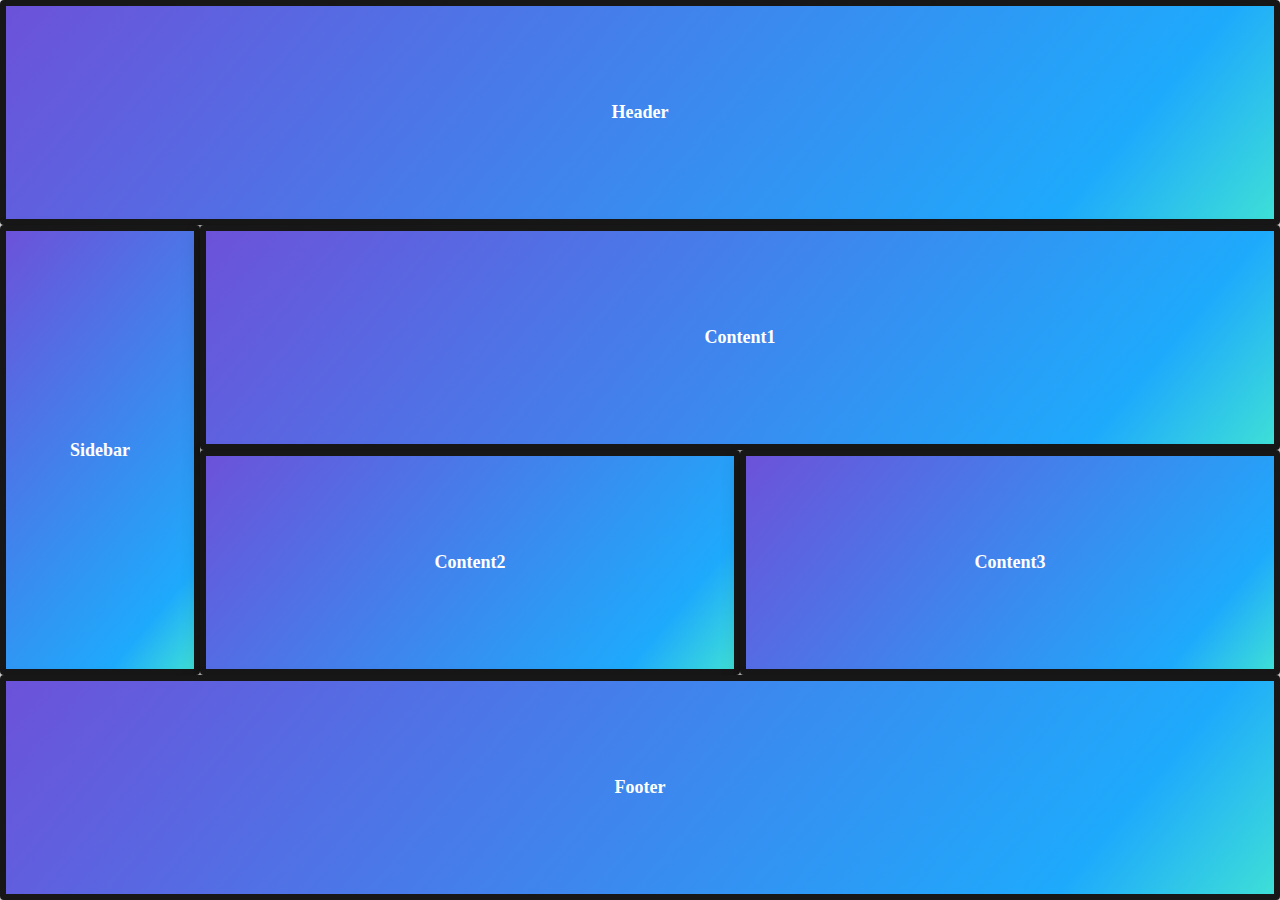
<file: Dia16/ejercicio.html>
<!DOCTYPE html>
<html lang="en">

<head>
    <meta charset="UTF-8">
    <meta name="viewport" content="width=device-width, initial-scale=1.0">
    <title>Document</title>
    <style>
        *{
            margin:0;
            padding:0;
            box-sizing:border-box;
        }
        .container {
            display: grid;
            height: 100vh;
            grid-template-columns: 200px 1fr 1fr;
            grid-template-rows: repeat(4, 1fr);
            grid-template-areas:
                "header header header "
                "sidebar content1 content1"
                "sidebar content2 content3"
                "footer footer footer";

        }

        .box {
            background-color: #1EAAFC;
            background-image: linear-gradient(130deg, #6C52D9 0%, #1EAAFC 85%, #3EDFD7 100%);
            box-shadow: 0 10px 20px rgba(0, 0, 0, 0.19), 0 6px 6px rgba(0, 0, 0, 0.23);
            color: #ffffff;
            border-radius: 4px;
            border: 6px solid #171717;
            font-size: 18px;
            font-weight: bold;

            /*Flex para centrar el texto*/
            display: grid;
            justify-items: center;
            align-items: center;
        }

        .header {
            grid-area: header;
           
           
         
        }
        .sidebar{
            grid-area: sidebar;
            
           
        }
        .content1{
            grid-area: content1;
         
        }
        .content2 {
            grid-area: content2;
          
        }
        .footer {
            grid-area: footer;
        }
    </style>
</head>

<body class="container">
    <header class="box header">Header</header>
    <aside class="box sidebar">Sidebar</aside>
    <section class="box content1">Content1</section>
    <section class="box content2">Content2</section>
    <section class="box">Content3</section>
    <footer class="box footer">Footer</footer>

</body>

</html>
</file>
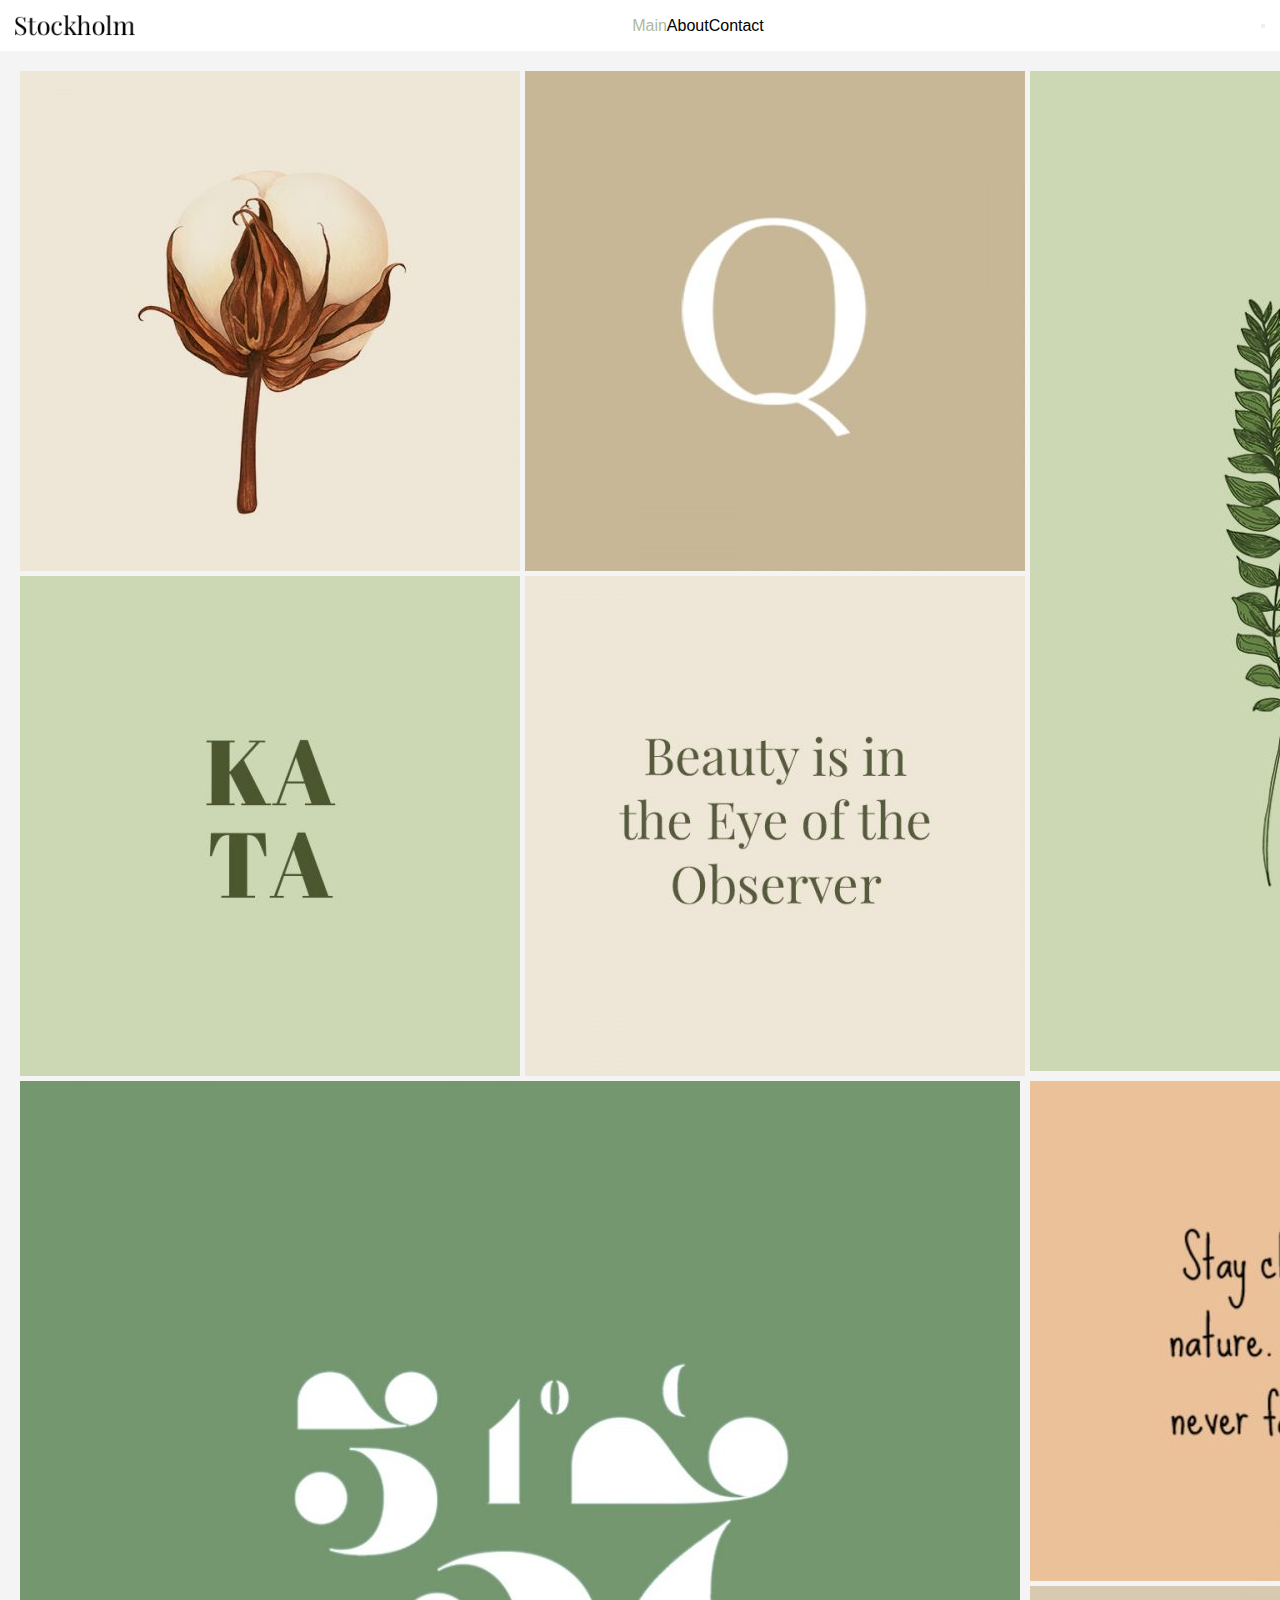
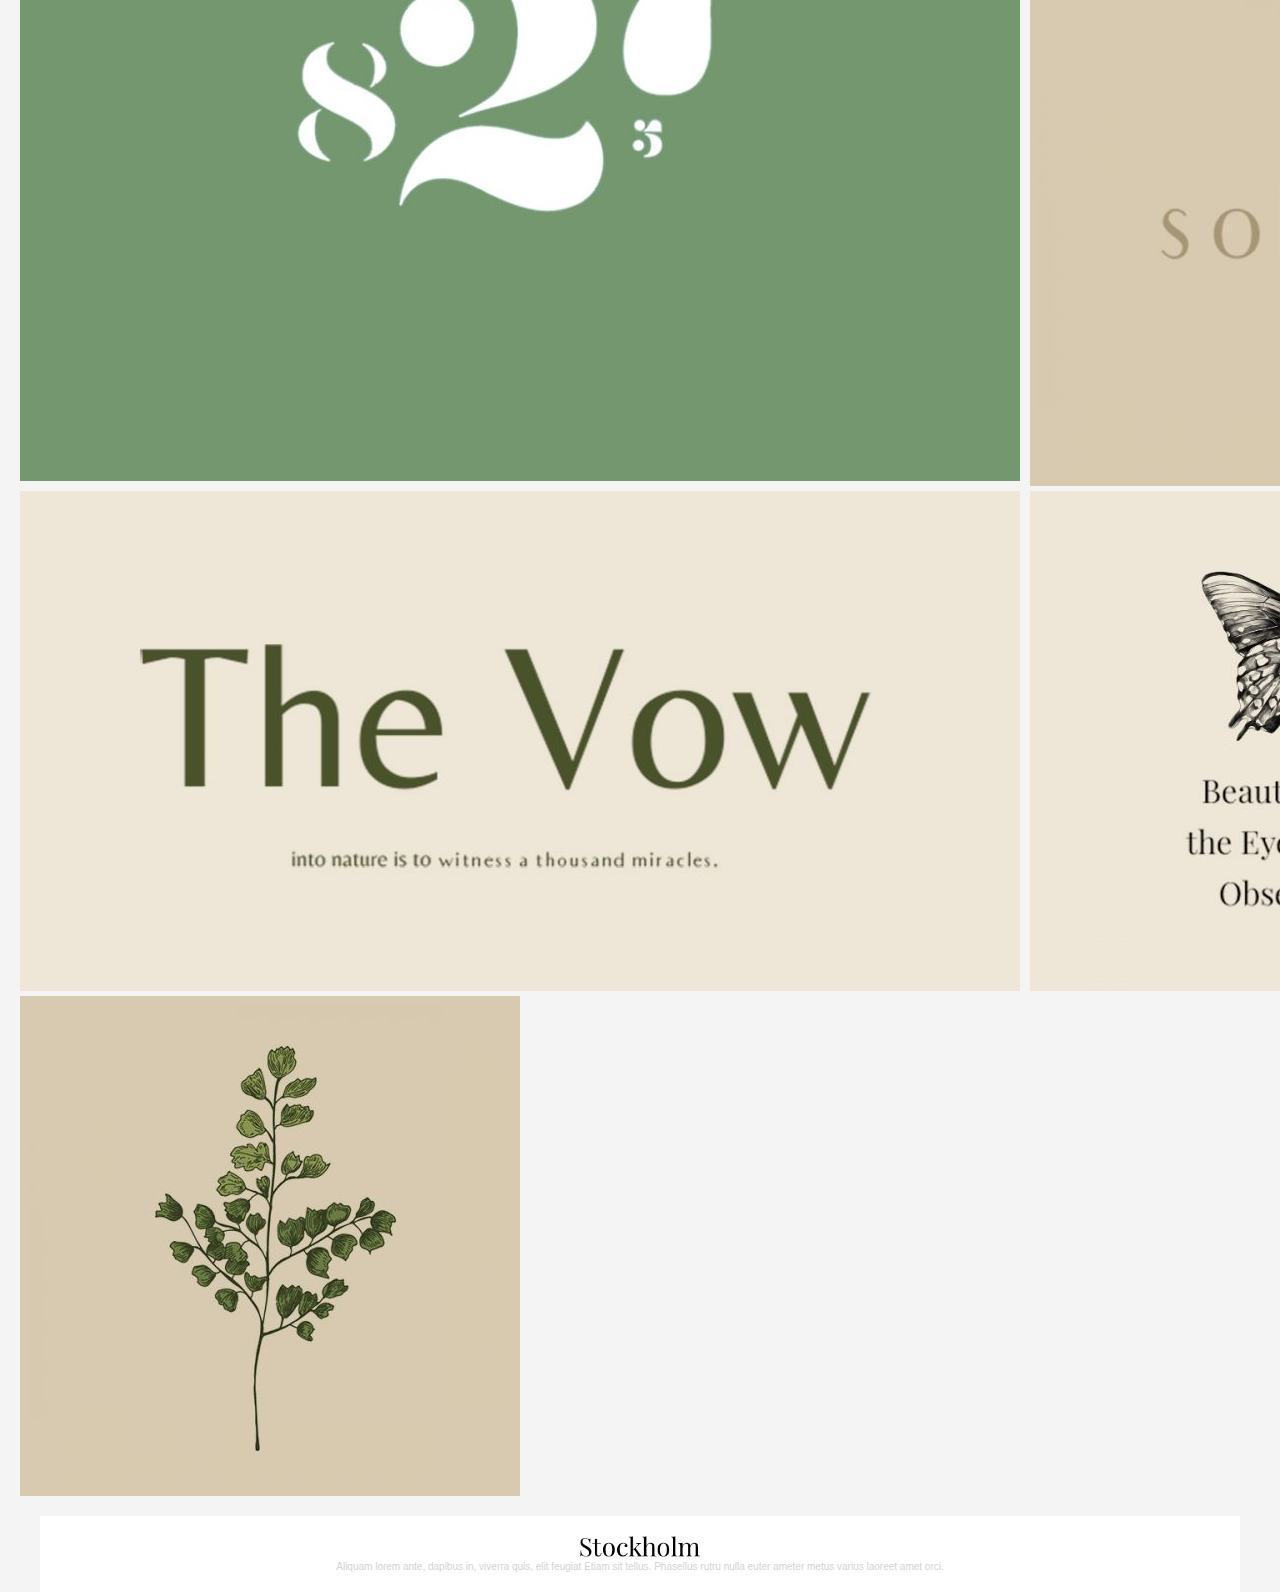
<file: Dia16/index2.html>
<!DOCTYPE html>
<html lang="es">

<head>
    <meta charset="UTF-8">
    <meta name="viewport" content="width=device-width, initial-scale=1.0">
    <title>Stockholm</title>

    <style>
        /* RESET */
        * {
            margin: 0;
            padding: 0;
            box-sizing: border-box;
        }

        body {
            font-family: Arial, sans-serif;
            background-color: #f4f4f4;
            display: flex;
            flex-direction: column;
            align-items: center;
            min-height: 100vh;
        }

        /* HEADER */
        .header {
            width: 100%;
            display: flex;
            justify-content: space-between;
            align-items: center;
            padding: 15px;
            background-color: #ffffff;
        }

        .header__logo {
            width: 120px;
        }

        .header__nav {
            display: flex;
        }

        .nav__a {
            display: flex;
            text-decoration: none;
            color: black;
        }




        /*   MAIN (GALERÍA DE IMÁGENES) */
        .main {
            width: 100%;
            padding: 20px;
        }

        .main__gallery {
            display: grid;
            grid-template-columns: repeat(6, 1fr);
            grid-template-rows: repeat(5, 1fr);
            gap: 5px;
        }

        .item-1-2 {
            grid-column: span 1;
            grid-row: span 2;
        }

        .item-2-2 {
            grid-column: span 2;
            grid-row: span 2;
        }

        .item-2-1 {
            grid-column: span 2;
            grid-row: span 1;
        }

        /* Main Galley grid-area*/

        /* .main__gallery-item {
            width: 100%;

        }

        .main__gallery-item--1 {
            grid-area: 1 / 1 / 1 /1;
        }

        .main__gallery-item--2 {
            grid-area: 1 / 2;
        }

        .main__gallery-item--3 {
            grid-area: 1 / 3;
        }

        .main__gallery-item--4 {
            grid-area: 2 / 1 / 4 / 2;
        }

        .main__gallery-item--5 {
            grid-area: 2 / 2 / 3 / 3;
        }

        .main__gallery-item--6 {
            grid-area: 2 / 3 / 3 / 4;
        }

        .main__gallery-item--7 {
            grid-area: 3 / 2 / 4 / 4;
        }

        .main__gallery-item--8 {
            grid-area: 3 / 4 / 5 / 5;
        }

        .main__gallery-item--9 {
            grid-area: 4 / 1 / 5 / 3;
        }

        .main__gallery-item--10 {
            grid-area: 4 / 3 / 5 / 4;
        }

        .main__gallery-item--11 {
            grid-area: 5 / 1 / 6 / 2;
        }

        .main__gallery-item--12 {
            grid-area: 5 / 2 / 6 / 4;
        }

        .main__gallery-item--13 {
            grid-area: 5 / 4 / 6 / 5;
        }

        .main__gallery-item--14 {
            grid-area: 6 / 1 / 7 / 2;
        }

        .main__gallery-item--15 {
            grid-area: 6 / 2 / 7 / 3;
        }

        .main__gallery-item--16 {
            grid-area: 6 / 3 / 7 / 5;
        }

        .main__gallery-item--17 {
            grid-area: 7 / 1 / 8 / 3;
        }

        .main__gallery-item--18 {
            grid-area: 7 / 3 / 8 / 4;
        }

        .main__gallery-item--19 {
            grid-area: 8 / 1 / 9 / 2;
        }

        .main__gallery-item--20 {
            grid-area: 8 / 2 / 9 / 3;
        }

        .main__gallery-item--21 {
            grid-area: 1 / 1 / 3 / 4;
        } */

        /* FOOTER */
        .footer {
            width: 100%;
            max-width: 1200px;
            background-color: white;
            padding: 20px;
            text-align: center;
            justify-content: center;
        }

        .footer__logo {
            width: 120px;

        }

        .footer__p {
            font-size: 10px;
            color: lightgrey;
            text-align: center;
            align-items: center;

        }
    </style>
</head>

<body>

    <!--  HEADER -->
    <header class="header">
        <img src="./img/Logo-dark.png" alt="Stockholm Logo" class="header__logo">

        <nav class="header__nav">

            <a class="nav__a" style="color:#afb99f" href="#">Main</a></li>
            <a class="nav__a" href="#">About</a></li>
            <a class="nav__a" href="#">Contact</a></li>

        </nav>

        <button></button>
    </header>

    <!--  MAIN (GALERÍA) -->
    <main class="main">
        <section class="main__gallery">
            <img src="./img/img1.jpg" alt="Image 1">
            <img src="./img/img2.jpg" alt="Image 2">
            <img src="./img/img3.jpg" class="item-1-2" alt="Image 3">
            <img src="./img/img4.jpg" alt="Image 4">
            <img src="./img/img5.jpg" class="item-2-2" alt="Image 5">
            <img src="./img/img6.jpg" alt="Image 6">
            <img src="./img/img7.jpg" alt="Image 7">
            <img src="./img/img8.jpg" alt="Image 8">
            <img src="./img/img9.jpg" class="item-2-2" alt="Image 9">
            <img src="./img/img11.jpg" alt="Image 10">
            <img src="./img/img10.jpg" alt="Image 11">
            <img src="./img/img12.jpg" class="item-1-2" alt="Image 12">
            <img src="./img/img13.jpg" alt="Image 13">
            <img src="./img/img.14.jpg" alt="Image 14">
            <img src="./img/img14.jpg" class="item-1-2" alt="Image 15">
            <img src="./img/img15.jpg" alt="Image 16">
            <img src="./img/img16.jpg" class="item-2-1" alt="Image 17">
            <img src="./img/img17.jpg" alt="Image 18">
            <img src="./img/img18.jpg" alt="Image 19">
            <img src="./img/img19.jpg" alt="Image 20">
            <img src="./img/img20.jpg" alt="Image 21">
        </section>
    </main>
    <!--  FOOTER -->
    <footer class="footer">
        <img class="footer__logo" src="./img/Footer-logo.png" alt="logo">
        <aside class="footer__p">
            <p>Aliquam lorem ante, dapibus in, viverra quis, elit feugiat
                Etiam sit tellus. Phasellus rutru nulla euter ameter
                metus varius laoreet amet orci.
            </p>
        </aside>
    </footer>

</body>

</html>
</file>
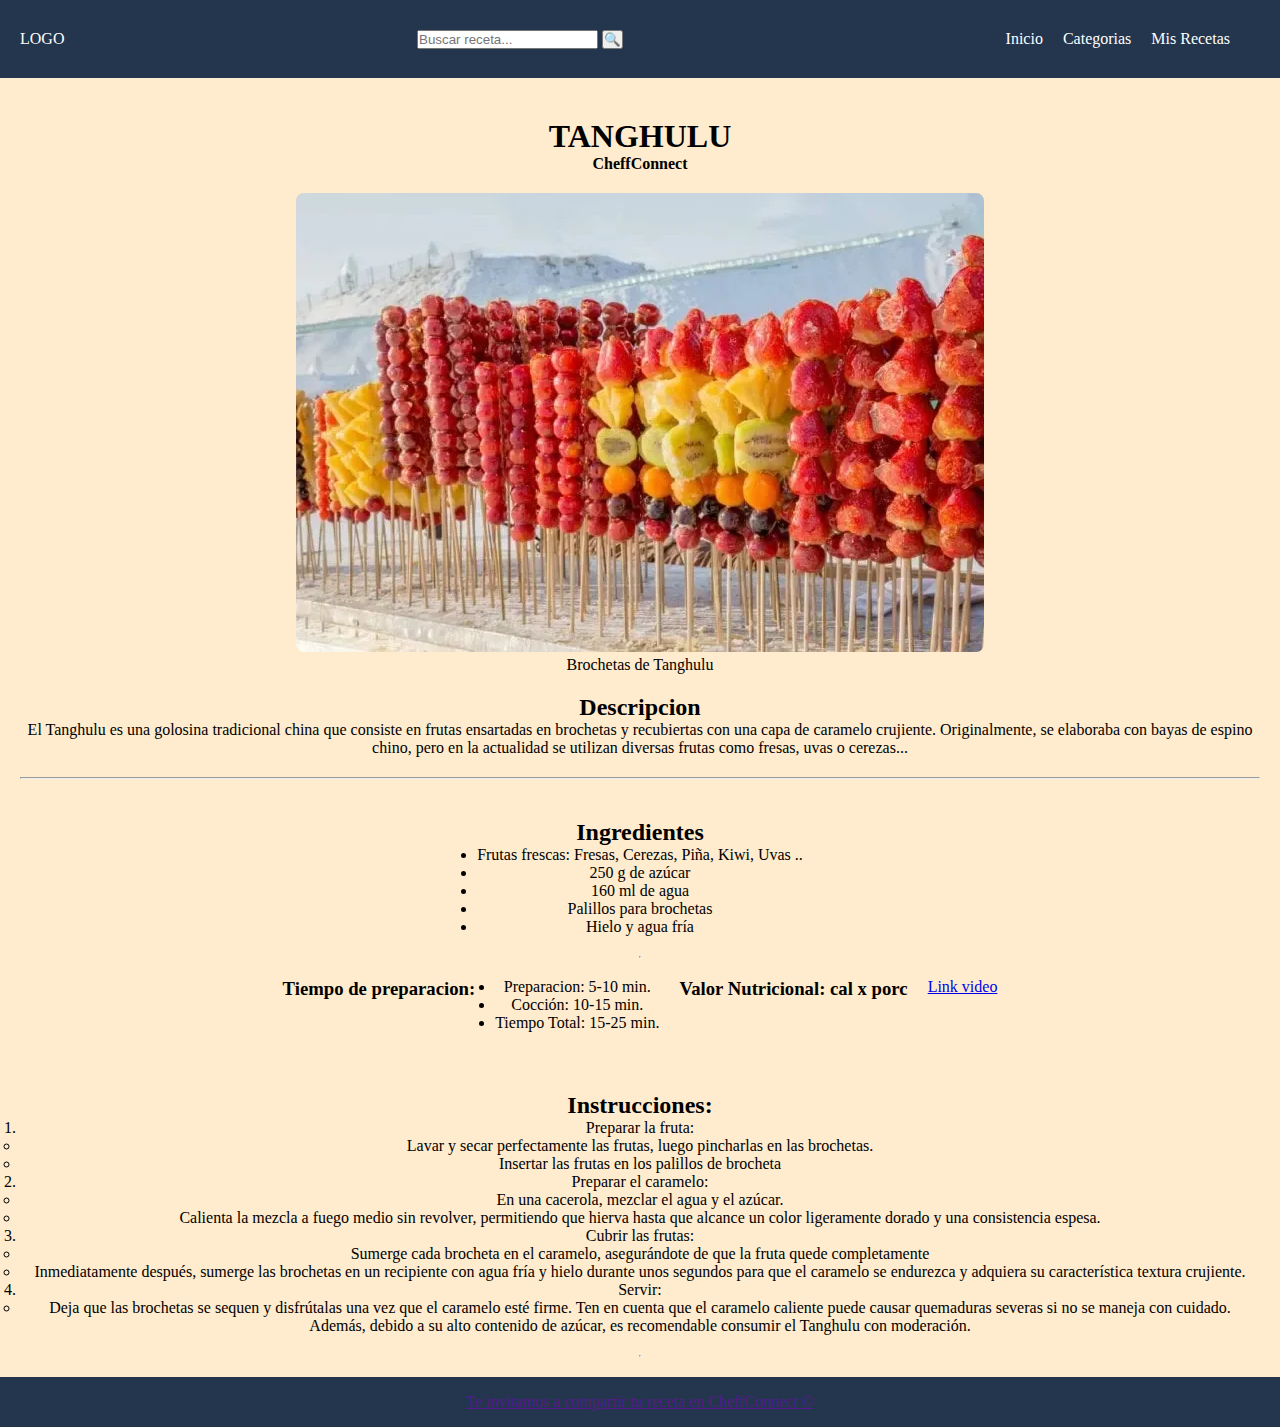
<file: Dia13/css/receta.html>
<!DOCTYPE html>
<html lang="en">

<head>
    <meta charset="UTF-8">
    <meta name="viewport" content="width=device-width, initial-scale=1.0">
    <meta name="description" content="Tanghulu">
    <title>Receta</title>
    <link rel="stylesheet" href="/Dia13/css/style.css">
    <style></style>
</head>

<nav class="nav ">

    <div class="nav_logo"> LOGO</div>
    <span class="search-container">
        <input type="text" placeholder="Buscar receta...">
        <button>🔍</button>
    </span>

    <div class="nav a">
        <a href="#">Inicio</a>
        <a href="#">Categorias</a>
        <a href="#">Mis Recetas</a>
    </div>
</nav>

<body>



    <!-- Contenido de la Receta -->
    <main class="main">
        <!--Header-->
        <header class="header">
            <h1>TANGHULU</h1>
            <p><strong>CheffConnect</strong></p>

        </header>



        <article class="main__content">


            <!--Imagen-->
            <aside class="main__img">
                <figure>
                    <img src="/Dia13/img/tanghulu.webp" alt="Tanghulu">
                    <figcaption>Brochetas de Tanghulu </figcaption>

                </figure>
            </aside>
            <!-- Breve descripcion-->
            <section class="section">
                <h2>Descripcion</h2>
                <p>El Tanghulu es una golosina tradicional china que consiste en frutas ensartadas en brochetas y
                    recubiertas con una capa de caramelo crujiente. Originalmente, se elaboraba con bayas de espino
                    chino, pero en la actualidad se utilizan diversas frutas como fresas, uvas o cerezas...
                </p>
            </section>
            <hr>
            <article class="main ">
                <!--Ingredientes-->
                <section class="section ">
                    <h2>Ingredientes</h2>
                    <ul>
                        <li>Frutas frescas: Fresas, Cerezas, Piña, Kiwi, Uvas ..</li>
                        <li>250 g de azúcar</li>
                        <li>160 ml de agua</li>
                        <li>Palillos para brochetas </li>
                        <li>Hielo y agua fría</li>
                    </ul>
                </section>
                <hr>
                <!-- Contenido complementario-->
                <aside class="aside ">


                    <h3>Tiempo de preparacion:</h3>
                    <ul>
                        <li>Preparacion: 5-10 min.</li>
                        <li>Cocción: 10-15 min.</li>
                        <li>Tiempo Total: 15-25 min.</li>
                    </ul>
                    <h3>Valor Nutricional: cal x porc</h3>
                    

                    
                    <a href="https://www.youtube.com/watch?v=mNKPvVE91qw">Link video</a>
                </aside>
            </article>

            <!--Instrucciones-->
            <section class="section">
                <h2>Instrucciones:</h2>
                <ol>
                    <li>Preparar la fruta:</li>
                    <ul>
                        <li>Lavar y secar perfectamente las frutas, luego pincharlas en las brochetas.</li>
                        <li>Insertar las frutas en los palillos de brocheta</li>
                    </ul>

                    <li>Preparar el caramelo: </li>
                    <ul>
                        <li>En una cacerola, mezclar el agua y el azúcar.</li>
                        <li> Calienta la mezcla a fuego medio sin revolver, permitiendo que hierva hasta que alcance un
                            color ligeramente dorado y una consistencia espesa.
                        </li>

                    </ul>

                    <li>Cubrir las frutas:
                    </li>
                    <ul>
                        <li>Sumerge cada brocheta en el caramelo, asegurándote de que la fruta quede completamente </li>

                        <li>Inmediatamente después, sumerge las brochetas en un recipiente con agua fría y hielo durante
                            unos segundos para que el caramelo se endurezca y adquiera su característica textura
                            crujiente.
                        </li>

                    </ul>
                    <li>Servir:</li>
                    <ul>
                        <li>Deja que las brochetas se sequen y disfrútalas una vez que el caramelo esté firme.

                            Ten en cuenta que el caramelo caliente puede causar quemaduras severas si no se maneja con
                            cuidado. Además, debido a su alto contenido de azúcar, es recomendable consumir el Tanghulu
                            con moderación.
                        </li>
                    </ul>
                </ol>
            </section>


        </article>
        <hr>



    </main>
</body>

<!--Footer-->
<footer class="footer">
    <a href="">Te invitamos a compartir tu receta en CheffConnect &copy </a>

</footer>

</html>
</file>
<file: Dia13/css/style.css>
* {
margin: 0;
padding: 0;
box-sizing: border-box;
}



/* Navbar */
.nav {
display: flex;
justify-content: space-between;
align-items: center;
padding: 15px 20px;
background-color: rgb(36, 54, 78);
color: white;
}

.nav a {
text-decoration: none;
color: white;
margin: 0 10px;
}

/* Header */
.header {
text-align: center;
padding: 20px;
}

/* Main Content */
.main {
display: flex;
flex-direction: column;
align-items: center;
padding: 20px;
background-color: blanchedalmond;

}

.main__content {

text-align: center;
}

.main__img img {
max-width: 100%;
height: auto;
border-radius: 8px;
}

/* Secciones */
.section {
margin: 20px 0;
}

/* Aside */
.aside {
display:flex;
gap:20px;
padding: 20px;

}

/* Tabla Nutricional */
.table {
width: 100%;

margin-top: 1em;
}

table, th, td {
border: 1px solid #ddd;
padding: 0.5em;
}

th {
background-color:rgb(36, 54, 78);
color: white;
}

/* Footer */
.footer {
text-align: center;
padding: 1em;
background-color: rgb(36, 54, 78);
color: white;
}

/*Gallery*/
.gallery {
    display: flex;
    flex-wrap: wrap; /* Permite que los elementos pasen a la siguiente línea */
    justify-content: center; /* Centra los elementos en la fila horizontal*/
    gap: 1.5em; /* Espacio entre las tarjetas */
    width: 100%; /* Ocupar todo el ancho disponible */
   /* Evita que se expanda demasiado en pantallas grandes */
 
}

.gallery__a {
    text-decoration: none;
    color: #333;

}

.gallery__ul {
    font-size: 1em;
    width:500px ;
    
}
</file>
<file: Dia19/css/style.css>
/* Reset */
* {
    padding: 0;
    margin: 0;
    box-sizing: border-box;
}

/* Header */

.header {
    display: flex;
    height: 100px;
    width: 100%;
    grid-area: header;
    padding: 10px;
    background-color: #ccc;

}


/* Contenedor principal */

.main {
    display: grid;
    
    grid-template-columns: repeat(4, 1fr);
    grid-template-rows: auto;
    background-color: #f4f1f1;
    color: #000;
    grid-template-areas:
        "header header header header"
        "hero   hero   hero   sidebar "
        "container container container sidebar"
        "gallery   gallery   gallery   sidebar "
        "gallery   gallery   gallery   sidebar"
        "footer footer footer footer ";
}

/* Hero */
.hero {
    grid-area: hero;
    background-color: #f4f1f1;
    display: flex;
    flex-direction: column;
    justify-content: center;
    align-items: center;

}

.hero__h2 {
    font-size: 36px;
    

}

.hero__img {
    width: 500px;
    height: 100%;
}

/* Container */
.container {
    height: 80px;
    grid-area: container;


}

.btn {
    display: flex;
    width: 100px;
    background-color: #ccc;
    justify-content: center;
    align-items: center;
    height: 50px;
    
}


/* Galeria */
.gallery {
    grid-area: gallery;
}

.gallery__grid {
    display: grid;
    grid-template-columns: repeat(3, 1fr);
    gap: 10px;
}

img {
    width: 100%;
    
    
}

.card {

    border: 1px solid #ccc;
    border-radius: 8px;
    overflow: hidden;
    text-align: center;
    margin-bottom: 20px;


}


/* Menú lateral */
.sidebar {

    background-color: #8e8c8c;
    color: #000;
    padding: 10px;
    grid-area: sidebar;
    height: 100vh;

}

.acordeon {
    display: flex;
    flex-direction: column;

}

.acordeon__sidebar {
    max-height: 0;
    overflow: hidden;
    border: 1px solid teal;
    transition: max-height 0.5s ease;
}

.acordeon__item.open .acordeon__sidebar {
    max-height: 300px;
}

/* Modo oscuro */
#btn-modo-oscuro {}

.darkMode {
    background-color: black;
    color: #fff;
}

/* .darkMode__sidebar{
    background-color: #333;
    color: #fff;   se podria????
} */

/* Footer */
.footer {
    height: 100px;
    padding: 10px;
    background-color: #ccc;
    grid-area: footer;
}
</file>
<file: Asincrono1/css/style.css>
/* RESET */
  * {
    margin: 0;
    padding: 0;
    box-sizing: border-box;
}

/* HEADER */
.header {
    width: 100%;
    display: flex;
    justify-content: space-between;
    align-items: center;
    padding: 15px;
    background-color: #ffffff;
}

.header__logo {
    width: 120px;
}

.header__nav {
    display: flex;
    

}

.nav__ul {
    display: flex;
    list-style: none;
    
}

.nav__li {
    display: flex;
    text-decoration: none;
    color: black;
   
}




/*   MAIN (GALERÍA DE IMÁGENES) */
.main {
    width: 100%;

    padding: 20px;
}

.main__gallery {
    display: grid;
    grid-template-columns: repeat(6, 1fr);
    grid-template-rows: repeat(5, 1fr);
    gap: 5px;
   
    


}

.item-1-2 {
    grid-column: span 1;
    grid-row: span 2;
}

.item-2-2 {
    grid-column: span 2;
    grid-row: span 2;
}

.item-2-1 {
    grid-column: span 2;
    grid-row: span 1;
}


 /* Main Gallery con Grid-area

.main__gallery-item {
    width: 100%;

}

.main__gallery-item--1 {
    grid-area: 1 / 1 / 2 / 2;
}

.main__gallery-item--2 {
    grid-area: 1 / 3 / 2 / 4;
}

.main__gallery-item--3 {
    grid-area: 1 / 2 / 3 / 5;
}

.main__gallery-item--4 {
    grid-area: 2 / 1 / 4 / 2;
}

.main__gallery-item--5 {
    grid-area: 2 / 2 / 3 / 3;
}

.main__gallery-item--6 {
    grid-area: 2 / 3 / 3 / 4;
}

.main__gallery-item--7 {
    grid-area: 3 / 2 / 4 / 4;
}

.main__gallery-item--8 {
    grid-area: 3 / 4 / 5 / 5;
}

.main__gallery-item--9 {
    grid-area: 4 / 1 / 5 / 3;
}

.main__gallery-item--10 {
    grid-area: 4 / 3 / 5 / 4;
}

.main__gallery-item--11 {
    grid-area: 5 / 1 / 6 / 2;
}

.main__gallery-item--12 {
    grid-area: 5 / 2 / 6 / 4;
}

.main__gallery-item--13 {
    grid-area: 5 / 4 / 6 / 5;
}

.main__gallery-item--14 {
    grid-area: 6 / 1 / 7 / 2;
}

.main__gallery-item--15 {
    grid-area: 6 / 2 / 7 / 3;
}

.main__gallery-item--16 {
    grid-area: 6 / 3 / 7 / 5;
}

.main__gallery-item--17 {
    grid-area: 7 / 1 / 8 / 3;
}

.main__gallery-item--18 {
    grid-area: 7 / 3 / 8 / 4;
}

.main__gallery-item--19 {
    grid-area: 8 / 1 / 9 / 2;
}

.main__gallery-item--20 {
    grid-area: 8 / 2 / 9 / 3;
}

.main__gallery-item--21 {
    grid-area: 8/ 3 / 9 / 5;
} */

/* FOOTER */
.footer {
    width: 100%;
    
    background-color: white;
    padding: 20px;
    text-align: center;
    justify-content: center;
}

.footer__logo {
    width: 120px;

}

.footer__p {
    font-size: 10px;
    color: lightgrey;
    text-align: center;
    align-items: center;

}
</file>
